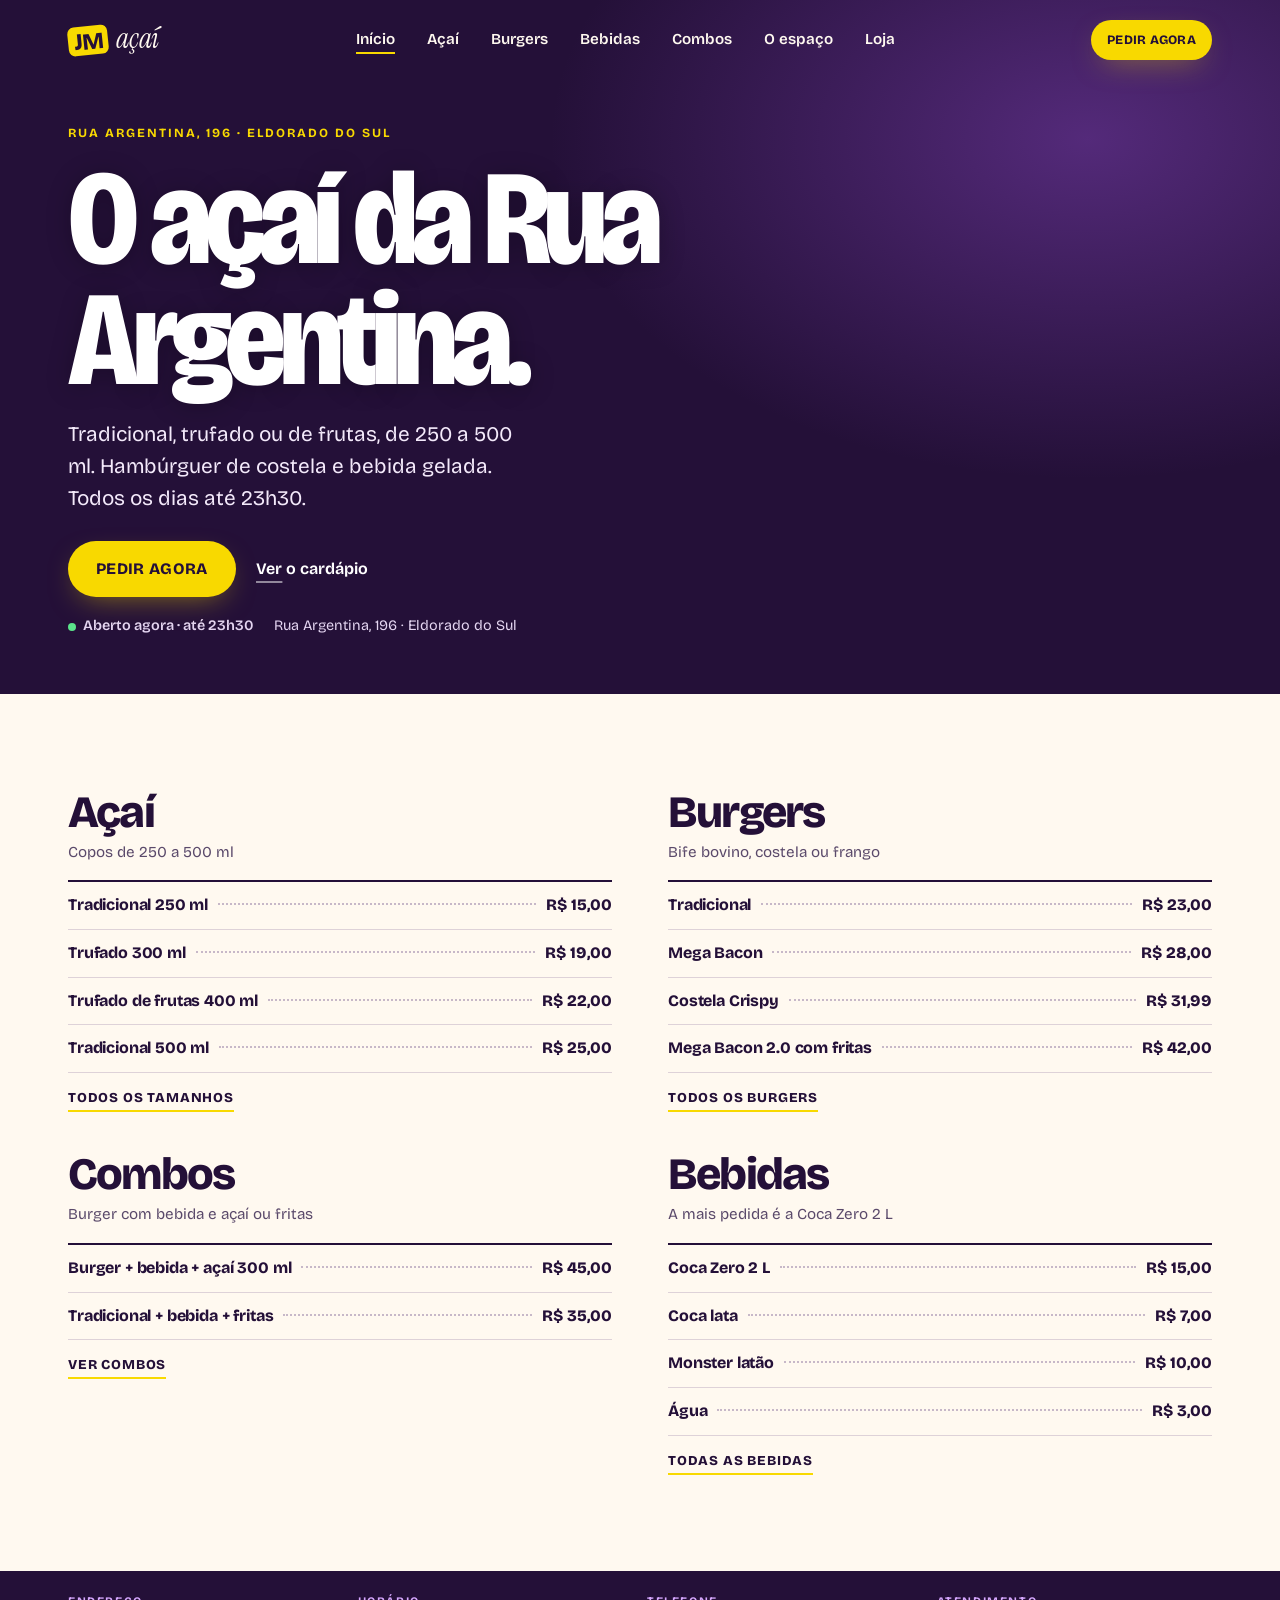
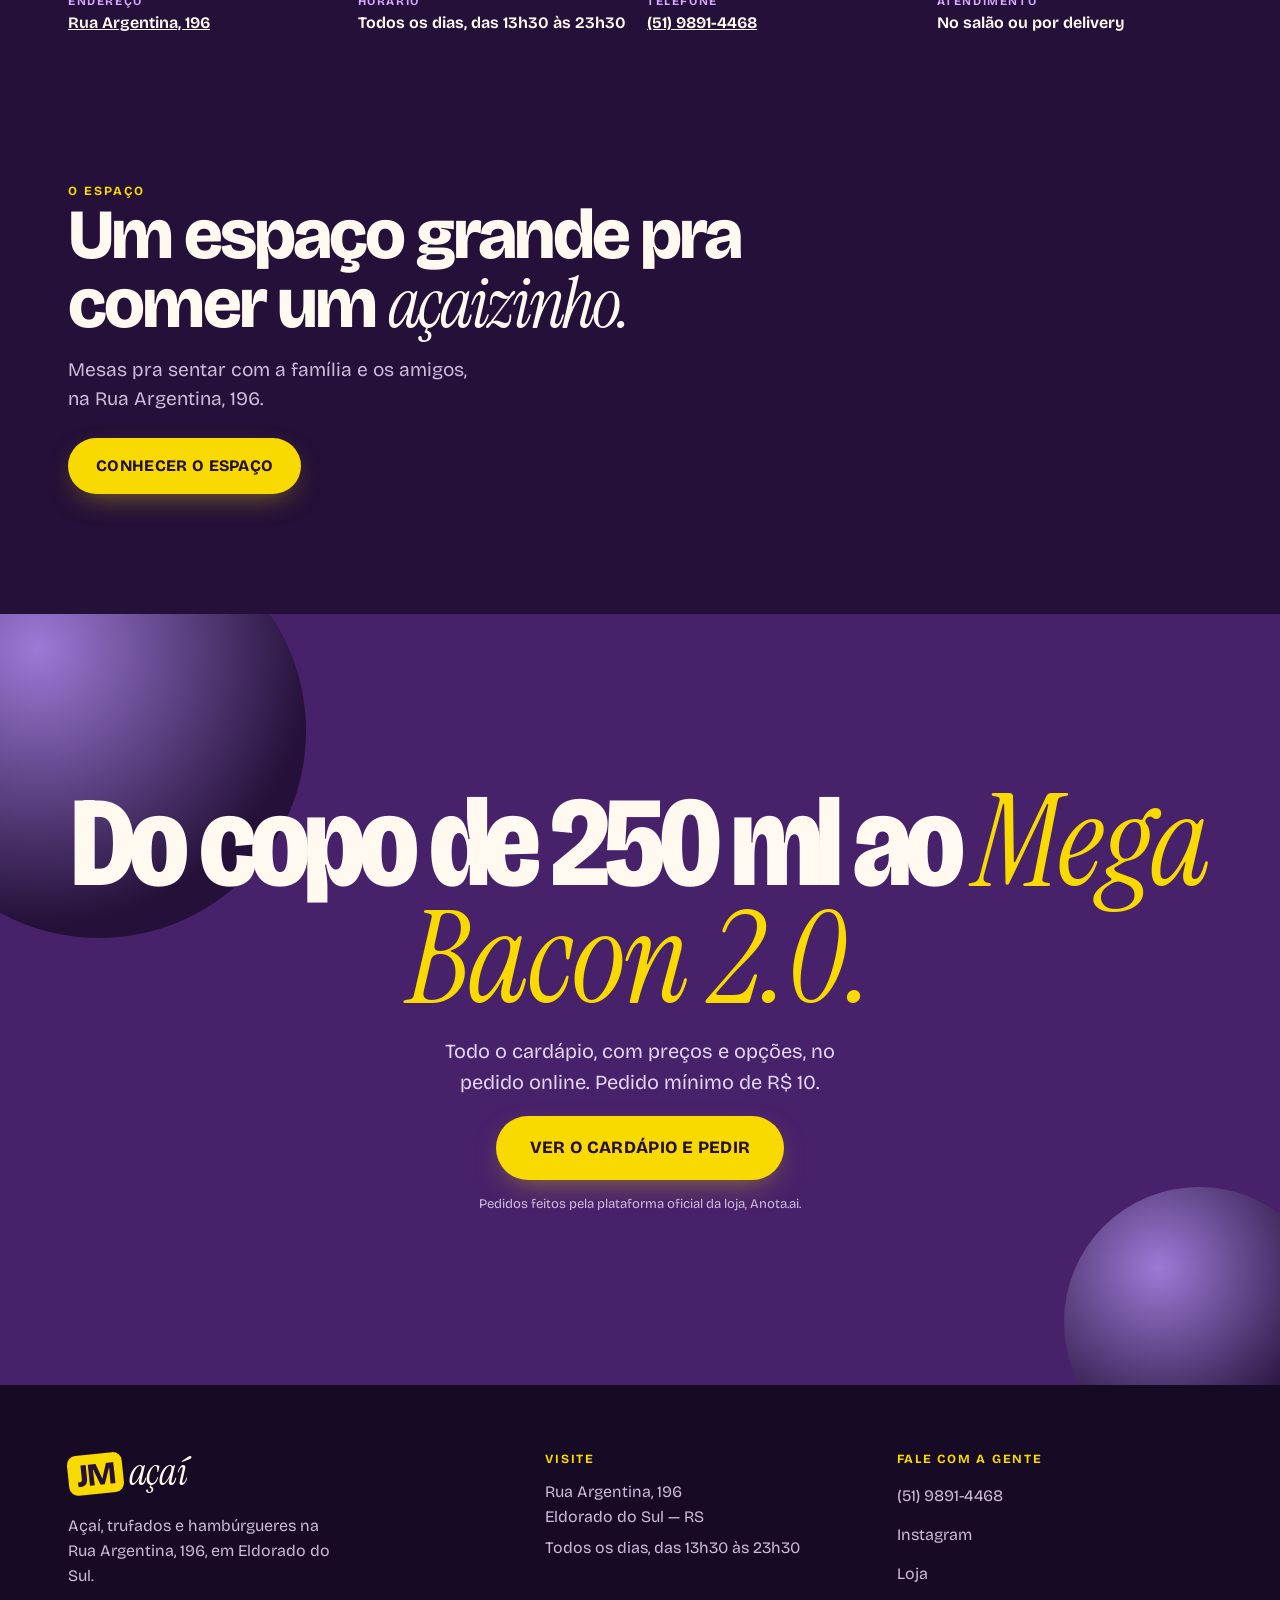
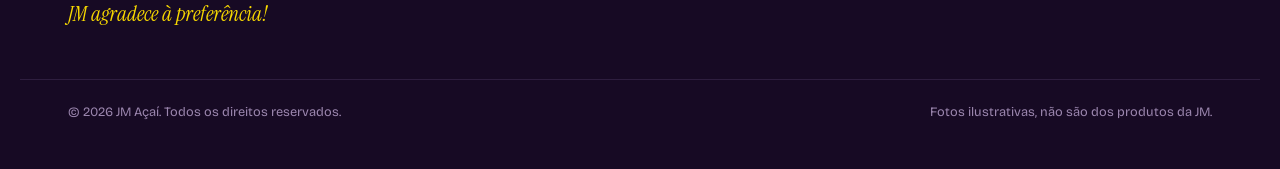
<file: index.html>
<!doctype html>
<html lang="pt-BR">
<head>
<meta charset="utf-8">
<meta name="viewport" content="width=device-width, initial-scale=1, viewport-fit=cover">
<title>JM Açaí | Açaí, Hambúrgueres e Delivery em Eldorado do Sul</title>
<meta name="description" content="Açaí tradicional, trufado e de frutas, hambúrgueres e bebidas geladas na Rua Argentina, 196, Eldorado do Sul. Delivery e salão, todos os dias.">
<meta name="theme-color" content="#241038">
<link rel="icon" href="assets/favicon.svg" type="image/svg+xml">
<meta property="og:type" content="website">
<meta property="og:locale" content="pt_BR">
<meta property="og:site_name" content="JM Açaí">
<meta property="og:title" content="JM Açaí | Açaí, Hambúrgueres e Delivery em Eldorado do Sul">
<meta property="og:description" content="Açaí tradicional, trufado e de frutas, hambúrgueres e bebidas geladas na Rua Argentina, 196, Eldorado do Sul. Delivery e salão, todos os dias.">
<meta property="og:image" content="assets/img/og.jpg">
<link rel="preconnect" href="https://fonts.googleapis.com">
<link rel="preconnect" href="https://fonts.gstatic.com" crossorigin>
<link rel="stylesheet" href="https://fonts.googleapis.com/css2?family=Bricolage+Grotesque:opsz,wght@12..96,400..800&family=Instrument+Serif:ital@0;1&display=swap">
<link rel="stylesheet" href="css/styles.css">
<link rel="stylesheet" href="css/paginas.css">
<script>document.documentElement.classList.add('js');setTimeout(function(){if(!window.JM_OK)document.documentElement.classList.remove('js')},2500)</script>
<script src="js/config.js" defer></script>
<script src="js/catalogo.js" defer></script>
<script src="js/main.js" defer></script>
</head>
<body class="pg">
<!-- Gerado por ferramentas/gerar_paginas.py. Edite o script, não este arquivo. -->
<svg width="0" height="0" style="position:absolute" aria-hidden="true"><symbol id="i-insta" viewBox="0 0 24 24"><rect x="3" y="3" width="18" height="18" rx="5" fill="none" stroke="currentColor" stroke-width="2"/><circle cx="12" cy="12" r="4" fill="none" stroke="currentColor" stroke-width="2"/><circle cx="17.4" cy="6.6" r="1.2" fill="currentColor"/></symbol></svg>
<a class="skip" href="#conteudo">Pular para o conteúdo</a>

<header class="header" data-header>
  <div class="header__inner">
    <a class="brand" href="index.html" aria-label="JM Açaí, página inicial"><span class="brand__jm">JM</span><span class="brand__acai">açaí</span></a>
    <nav class="nav" aria-label="Principal">
      <ul class="nav__list" id="menu" data-menu>
        <li><a href="index.html" class="nav__link" aria-current="page">Início</a></li><li><a href="acai.html" class="nav__link">Açaí</a></li><li><a href="burgers.html" class="nav__link">Burgers</a></li><li><a href="bebidas.html" class="nav__link">Bebidas</a></li><li><a href="combos.html" class="nav__link">Combos</a></li><li><a href="espaco.html" class="nav__link">O espaço</a></li><li><a href="loja.html" class="nav__link">Loja</a></li>
        <li class="nav__mobile-extra"><a class="btn btn--yellow btn--block" data-link="pedido" href="https://pedido.anota.ai/loja/jm-acai" target="_blank" rel="noopener">Fazer pedido<span class="sr"> (abre o cardápio oficial em nova aba)</span></a><p class="nav__note">Você vai para o cardápio oficial no Anota.ai.</p></li>
      </ul>
    </nav>
    <a class="btn btn--yellow btn--sm header__cta" data-link="pedido" href="https://pedido.anota.ai/loja/jm-acai" target="_blank" rel="noopener">Pedir agora<span class="sr"> (abre o cardápio oficial em nova aba)</span></a>
    <button class="burger-btn" type="button" aria-expanded="false" aria-controls="menu" data-menu-btn>
      <span class="sr" data-menu-label>Abrir menu</span><span class="burger-btn__bars" aria-hidden="true"><i></i><i></i></span>
    </button>
  </div>
</header>

<main id="conteudo">
<section class="pg-hero pg-hero--plain pg-hero--roxo">
  
  <div class="wrap pg-hero__inner">
    <p class="eyebrow">Rua Argentina, 196 · Eldorado do Sul</p>
    <h1>O açaí da Rua Argentina.</h1>
    <p class="pg-hero__sub">Tradicional, trufado ou de frutas, de 250 a 500 ml. Hambúrguer de costela e bebida gelada. Todos os dias até 23h30.</p>
    <div class="pg-hero__actions"><a class="btn btn--yellow btn--lg" data-link="pedido" href="https://pedido.anota.ai/loja/jm-acai" target="_blank" rel="noopener">Pedir agora<span class="sr"> (abre o cardápio oficial em nova aba)</span></a><a class="link-arrow" href="acai.html" style="color:#fff">Ver o cardápio</a></div>
    <p class="pg-hero__meta"><span class="status" data-status><span class="status__dot"></span><span data-status-text>Todos os dias, 13h30–23h30</span></span><span>Rua Argentina, 196 · Eldorado do Sul</span></p>
  </div>
</section>
<section class="blk blk--menu">
  <div class="wrap">
    <h2 class="sr">Cardápio em resumo</h2>
    <div class="menu4">
      <div class="menu4__col">
        <h3><a href="acai.html">Açaí</a></h3>
        <p class="menu4__sub">Copos de 250 a 500 ml</p>
        <ul class="plist "><li><span class="plist__name">Tradicional 250 ml</span><i></i><b data-price-opt="acai-copo|250 ml">R$ 15,00</b></li><li><span class="plist__name">Trufado 300 ml</span><i></i><b data-price-opt="acai-trufado|300 ml">R$ 19,00</b></li><li><span class="plist__name">Trufado de frutas 400 ml</span><i></i><b data-price-opt="trufado-frutas|400 ml · 4 cremes grátis">R$ 22,00</b></li><li><span class="plist__name">Tradicional 500 ml</span><i></i><b data-price-opt="acai-copo|500 ml">R$ 25,00</b></li></ul>
        <a class="menu4__more" href="acai.html">Todos os tamanhos</a>
      </div>
      <div class="menu4__col">
        <h3><a href="burgers.html">Burgers</a></h3>
        <p class="menu4__sub">Bife bovino, costela ou frango</p>
        <ul class="plist "><li><span class="plist__name">Tradicional</span><i></i><b data-price="burger-tradicional">R$ 23,00</b></li><li><span class="plist__name">Mega Bacon</span><i></i><b data-price="burger-mega-bacon">R$ 28,00</b></li><li><span class="plist__name">Costela Crispy</span><i></i><b data-price="burger-costela-crispy">R$ 31,99</b></li><li><span class="plist__name">Mega Bacon 2.0 com fritas</span><i></i><b data-price="burger-mega-bacon-2">R$ 42,00</b></li></ul>
        <a class="menu4__more" href="burgers.html">Todos os burgers</a>
      </div>
      <div class="menu4__col">
        <h3><a href="combos.html">Combos</a></h3>
        <p class="menu4__sub">Burger com bebida e açaí ou fritas</p>
        <ul class="plist "><li><span class="plist__name">Burger + bebida + açaí 300 ml</span><i></i><b data-price="combo-burger-acai">R$ 45,00</b></li><li><span class="plist__name">Tradicional + bebida + fritas</span><i></i><b data-price="combo-tradicional">R$ 35,00</b></li></ul>
        <a class="menu4__more" href="combos.html">Ver combos</a>
      </div>
      <div class="menu4__col">
        <h3><a href="bebidas.html">Bebidas</a></h3>
        <p class="menu4__sub">A mais pedida é a Coca Zero 2 L</p>
        <ul class="plist "><li><span class="plist__name">Coca Zero 2 L</span><i></i><b data-price="coca-zero-2l">R$ 15,00</b></li><li><span class="plist__name">Coca lata</span><i></i><b data-price="coca-lata">R$ 7,00</b></li><li><span class="plist__name">Monster latão</span><i></i><b data-price="monster">R$ 10,00</b></li><li><span class="plist__name">Água</span><i></i><b data-price="agua">R$ 3,00</b></li></ul>
        <a class="menu4__more" href="bebidas.html">Todas as bebidas</a>
      </div>
    </div>
  </div>
</section>
<section class="infobar">
  <dl class="wrap infobar__inner">
    <div><dt>Endereço</dt><dd><a data-link="maps" href="https://www.google.com/maps/search/?api=1&amp;query=JM+A%C3%A7a%C3%AD%2C+Rua+Argentina+196%2C+Eldorado+do+Sul+RS" target="_blank" rel="noopener">Rua Argentina, 196</a></dd></div>
    <div><dt>Horário</dt><dd data-jm="horario">Todos os dias, das 13h30 às 23h30</dd></div>
    <div><dt>Telefone</dt><dd><a data-link="tel" href="tel:+555198914468" data-jm="telefone">(51) 9891-4468</a></dd></div>
    <div><dt>Atendimento</dt><dd>No salão ou por delivery</dd></div>
  </dl>
</section>
<section class="blk blk--purple">
  <div class="wrap">
    <p class="eyebrow eyebrow--yellow">O espaço</p>
    <h2>Um espaço grande pra comer um <em>açaizinho.</em></h2>
    <p class="lead">Mesas pra sentar com a família e os amigos, na Rua Argentina, 196.</p>
    <p style="margin-top:24px"><a class="btn btn--yellow btn--lg" href="espaco.html">Conhecer o espaço</a></p>
  </div>
</section>
<section class="final" aria-labelledby="final-title">
  <div class="wrap final__inner">
    <h2 class="final__title" id="final-title">Do copo de 250 ml ao <em>Mega Bacon 2.0.</em></h2>
    <p class="final__text">Todo o cardápio, com preços e opções, no pedido online. Pedido mínimo de R$ 10.</p>
    <div><a class="btn btn--yellow btn--xl" data-link="pedido" href="https://pedido.anota.ai/loja/jm-acai" target="_blank" rel="noopener">Ver o cardápio e pedir<span class="sr"> (abre o cardápio oficial em nova aba)</span></a><p class="final__note">Pedidos feitos pela plataforma oficial da loja, Anota.ai.</p></div>
  </div>
</section>
</main>

<footer class="footer">
  <div class="wrap footer__grid">
    <div class="footer__brand">
      <a class="brand brand--lg" href="index.html" aria-label="JM Açaí, página inicial"><span class="brand__jm">JM</span><span class="brand__acai">açaí</span></a>
      <p>Açaí, trufados e hambúrgueres na Rua Argentina, 196, em Eldorado do Sul.</p>
      <p class="footer__sign">JM agradece à preferência!</p>
    </div>
    <div class="footer__col">
      <h3>Visite</h3>
      <p><span data-jm="rua">Rua Argentina, 196</span><br><span data-jm="cidade">Eldorado do Sul — RS</span></p>
      <p data-jm="horario">Todos os dias, das 13h30 às 23h30</p>
    </div>
    <div class="footer__col">
      <h3>Fale com a gente</h3>
      <p><a data-link="tel" href="tel:+555198914468"><span data-jm="telefone">(51) 9891-4468</span></a></p>
      <p><a data-link="instagram" href="https://www.instagram.com/jmacaieldoradodosul/" target="_blank" rel="noopener">Instagram</a></p>
      <p><a href="loja.html">Loja</a></p>
    </div>
  </div>
  <div class="wrap footer__bottom">
    <p>© <span data-year>2026</span> JM Açaí. Todos os direitos reservados.</p>
    <p class="footer__credits">Fotos ilustrativas, não são dos produtos da JM.</p>
  </div>
</footer>

<div class="orderbar" data-orderbar>
  <span class="orderbar__info"><span class="status status--bar" data-status="curto"><span class="status__dot"></span><span data-status-text>13h30–23h30</span></span></span>
  <a class="btn btn--yellow orderbar__btn" data-link="pedido" href="https://pedido.anota.ai/loja/jm-acai" target="_blank" rel="noopener" tabindex="-1">Pedir agora<span class="sr"> (abre o cardápio oficial em nova aba)</span></a>
</div>
</body>
</html>
</file>
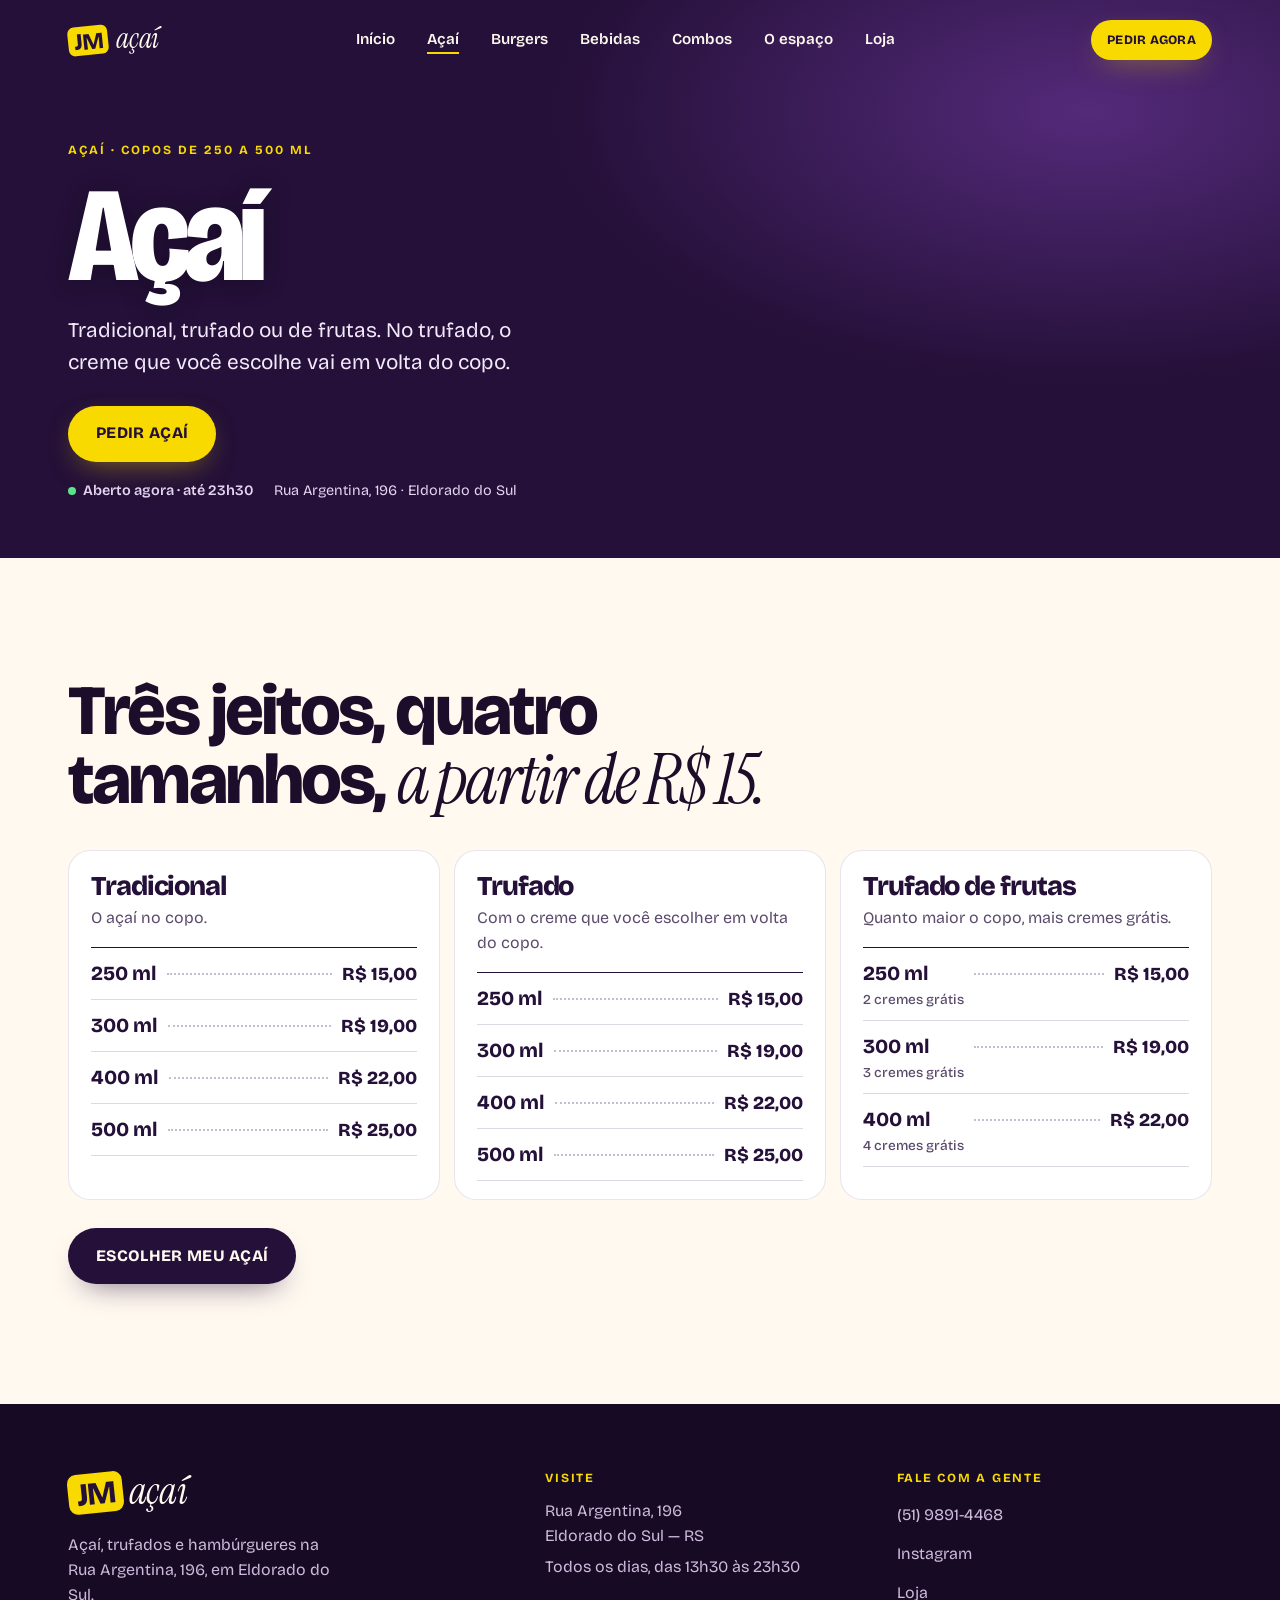
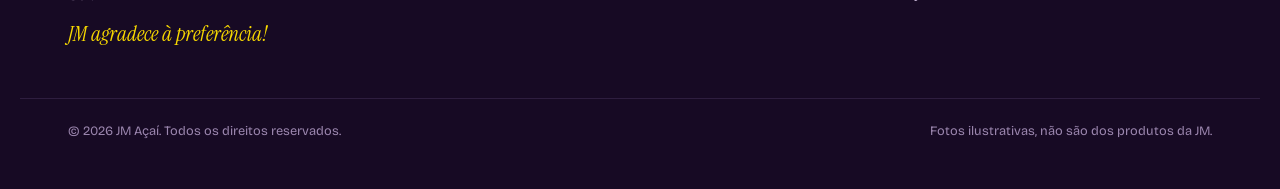
<file: acai.html>
<!doctype html>
<html lang="pt-BR">
<head>
<meta charset="utf-8">
<meta name="viewport" content="width=device-width, initial-scale=1, viewport-fit=cover">
<title>Açaí | JM Açaí, Eldorado do Sul</title>
<meta name="description" content="Açaí tradicional, trufado e de frutas em copos de 250 a 500 ml, a partir de R$ 15. Rua Argentina, 196, Eldorado do Sul.">
<meta name="theme-color" content="#241038">
<link rel="icon" href="assets/favicon.svg" type="image/svg+xml">
<meta property="og:type" content="website">
<meta property="og:locale" content="pt_BR">
<meta property="og:site_name" content="JM Açaí">
<meta property="og:title" content="Açaí | JM Açaí, Eldorado do Sul">
<meta property="og:description" content="Açaí tradicional, trufado e de frutas em copos de 250 a 500 ml, a partir de R$ 15. Rua Argentina, 196, Eldorado do Sul.">
<meta property="og:image" content="assets/img/og.jpg">
<link rel="preconnect" href="https://fonts.googleapis.com">
<link rel="preconnect" href="https://fonts.gstatic.com" crossorigin>
<link rel="stylesheet" href="https://fonts.googleapis.com/css2?family=Bricolage+Grotesque:opsz,wght@12..96,400..800&family=Instrument+Serif:ital@0;1&display=swap">
<link rel="stylesheet" href="css/styles.css">
<link rel="stylesheet" href="css/paginas.css">
<script>document.documentElement.classList.add('js');setTimeout(function(){if(!window.JM_OK)document.documentElement.classList.remove('js')},2500)</script>
<script src="js/config.js" defer></script>
<script src="js/catalogo.js" defer></script>
<script src="js/main.js" defer></script>
</head>
<body class="pg">
<!-- Gerado por ferramentas/gerar_paginas.py. Edite o script, não este arquivo. -->
<svg width="0" height="0" style="position:absolute" aria-hidden="true"><symbol id="i-insta" viewBox="0 0 24 24"><rect x="3" y="3" width="18" height="18" rx="5" fill="none" stroke="currentColor" stroke-width="2"/><circle cx="12" cy="12" r="4" fill="none" stroke="currentColor" stroke-width="2"/><circle cx="17.4" cy="6.6" r="1.2" fill="currentColor"/></symbol></svg>
<a class="skip" href="#conteudo">Pular para o conteúdo</a>

<header class="header" data-header>
  <div class="header__inner">
    <a class="brand" href="index.html" aria-label="JM Açaí, página inicial"><span class="brand__jm">JM</span><span class="brand__acai">açaí</span></a>
    <nav class="nav" aria-label="Principal">
      <ul class="nav__list" id="menu" data-menu>
        <li><a href="index.html" class="nav__link">Início</a></li><li><a href="acai.html" class="nav__link" aria-current="page">Açaí</a></li><li><a href="burgers.html" class="nav__link">Burgers</a></li><li><a href="bebidas.html" class="nav__link">Bebidas</a></li><li><a href="combos.html" class="nav__link">Combos</a></li><li><a href="espaco.html" class="nav__link">O espaço</a></li><li><a href="loja.html" class="nav__link">Loja</a></li>
        <li class="nav__mobile-extra"><a class="btn btn--yellow btn--block" data-link="pedido" href="https://pedido.anota.ai/loja/jm-acai" target="_blank" rel="noopener">Fazer pedido<span class="sr"> (abre o cardápio oficial em nova aba)</span></a><p class="nav__note">Você vai para o cardápio oficial no Anota.ai.</p></li>
      </ul>
    </nav>
    <a class="btn btn--yellow btn--sm header__cta" data-link="pedido" href="https://pedido.anota.ai/loja/jm-acai" target="_blank" rel="noopener">Pedir agora<span class="sr"> (abre o cardápio oficial em nova aba)</span></a>
    <button class="burger-btn" type="button" aria-expanded="false" aria-controls="menu" data-menu-btn>
      <span class="sr" data-menu-label>Abrir menu</span><span class="burger-btn__bars" aria-hidden="true"><i></i><i></i></span>
    </button>
  </div>
</header>

<main id="conteudo">
<section class="pg-hero pg-hero--plain pg-hero--roxo">
  
  <div class="wrap pg-hero__inner">
    <p class="eyebrow">Açaí · copos de 250 a 500 ml</p>
    <h1>Açaí</h1>
    <p class="pg-hero__sub">Tradicional, trufado ou de frutas. No trufado, o creme que você escolhe vai em volta do copo.</p>
    <div class="pg-hero__actions"><a class="btn btn--yellow btn--lg" data-link="pedido" href="https://pedido.anota.ai/loja/jm-acai" target="_blank" rel="noopener">Pedir açaí<span class="sr"> (abre o cardápio oficial em nova aba)</span></a></div>
    <p class="pg-hero__meta"><span class="status" data-status><span class="status__dot"></span><span data-status-text>Todos os dias, 13h30–23h30</span></span><span>Rua Argentina, 196 · Eldorado do Sul</span></p>
  </div>
</section>
<section class="blk">
  <div class="wrap">
    <h2>Três jeitos, quatro tamanhos, <em>a partir de R$ 15.</em></h2>
    <div class="tiers"><article class="tier"><div class="tier__body"><h3>Tradicional</h3><p>O açaí no copo.</p><ul class="plist "><li><span class="plist__name">250 ml</span><i></i><b data-price-opt="acai-copo|250 ml">R$ 15,00</b></li><li><span class="plist__name">300 ml</span><i></i><b data-price-opt="acai-copo|300 ml">R$ 19,00</b></li><li><span class="plist__name">400 ml</span><i></i><b data-price-opt="acai-copo|400 ml">R$ 22,00</b></li><li><span class="plist__name">500 ml</span><i></i><b data-price-opt="acai-copo|500 ml">R$ 25,00</b></li></ul></div></article><article class="tier"><div class="tier__body"><h3>Trufado</h3><p>Com o creme que você escolher em volta do copo.</p><ul class="plist "><li><span class="plist__name">250 ml</span><i></i><b data-price-opt="acai-trufado|250 ml">R$ 15,00</b></li><li><span class="plist__name">300 ml</span><i></i><b data-price-opt="acai-trufado|300 ml">R$ 19,00</b></li><li><span class="plist__name">400 ml</span><i></i><b data-price-opt="acai-trufado|400 ml">R$ 22,00</b></li><li><span class="plist__name">500 ml</span><i></i><b data-price-opt="acai-trufado|500 ml">R$ 25,00</b></li></ul></div></article><article class="tier"><div class="tier__body"><h3>Trufado de frutas</h3><p>Quanto maior o copo, mais cremes grátis.</p><ul class="plist "><li><span class="plist__name">250 ml <small>2 cremes grátis</small></span><i></i><b data-price-opt="trufado-frutas|250 ml · 2 cremes grátis">R$ 15,00</b></li><li><span class="plist__name">300 ml <small>3 cremes grátis</small></span><i></i><b data-price-opt="trufado-frutas|300 ml · 3 cremes grátis">R$ 19,00</b></li><li><span class="plist__name">400 ml <small>4 cremes grátis</small></span><i></i><b data-price-opt="trufado-frutas|400 ml · 4 cremes grátis">R$ 22,00</b></li></ul></div></article></div>
    <p style="margin-top:28px"><a class="btn btn--purple btn--lg" data-link="pedido" href="https://pedido.anota.ai/loja/jm-acai" target="_blank" rel="noopener">Escolher meu açaí<span class="sr"> (abre o cardápio oficial em nova aba)</span></a></p>
  </div>
</section>

</main>

<footer class="footer">
  <div class="wrap footer__grid">
    <div class="footer__brand">
      <a class="brand brand--lg" href="index.html" aria-label="JM Açaí, página inicial"><span class="brand__jm">JM</span><span class="brand__acai">açaí</span></a>
      <p>Açaí, trufados e hambúrgueres na Rua Argentina, 196, em Eldorado do Sul.</p>
      <p class="footer__sign">JM agradece à preferência!</p>
    </div>
    <div class="footer__col">
      <h3>Visite</h3>
      <p><span data-jm="rua">Rua Argentina, 196</span><br><span data-jm="cidade">Eldorado do Sul — RS</span></p>
      <p data-jm="horario">Todos os dias, das 13h30 às 23h30</p>
    </div>
    <div class="footer__col">
      <h3>Fale com a gente</h3>
      <p><a data-link="tel" href="tel:+555198914468"><span data-jm="telefone">(51) 9891-4468</span></a></p>
      <p><a data-link="instagram" href="https://www.instagram.com/jmacaieldoradodosul/" target="_blank" rel="noopener">Instagram</a></p>
      <p><a href="loja.html">Loja</a></p>
    </div>
  </div>
  <div class="wrap footer__bottom">
    <p>© <span data-year>2026</span> JM Açaí. Todos os direitos reservados.</p>
    <p class="footer__credits">Fotos ilustrativas, não são dos produtos da JM.</p>
  </div>
</footer>

<div class="orderbar" data-orderbar>
  <span class="orderbar__info"><span class="status status--bar" data-status="curto"><span class="status__dot"></span><span data-status-text>13h30–23h30</span></span></span>
  <a class="btn btn--yellow orderbar__btn" data-link="pedido" href="https://pedido.anota.ai/loja/jm-acai" target="_blank" rel="noopener" tabindex="-1">Pedir agora<span class="sr"> (abre o cardápio oficial em nova aba)</span></a>
</div>
</body>
</html>
</file>
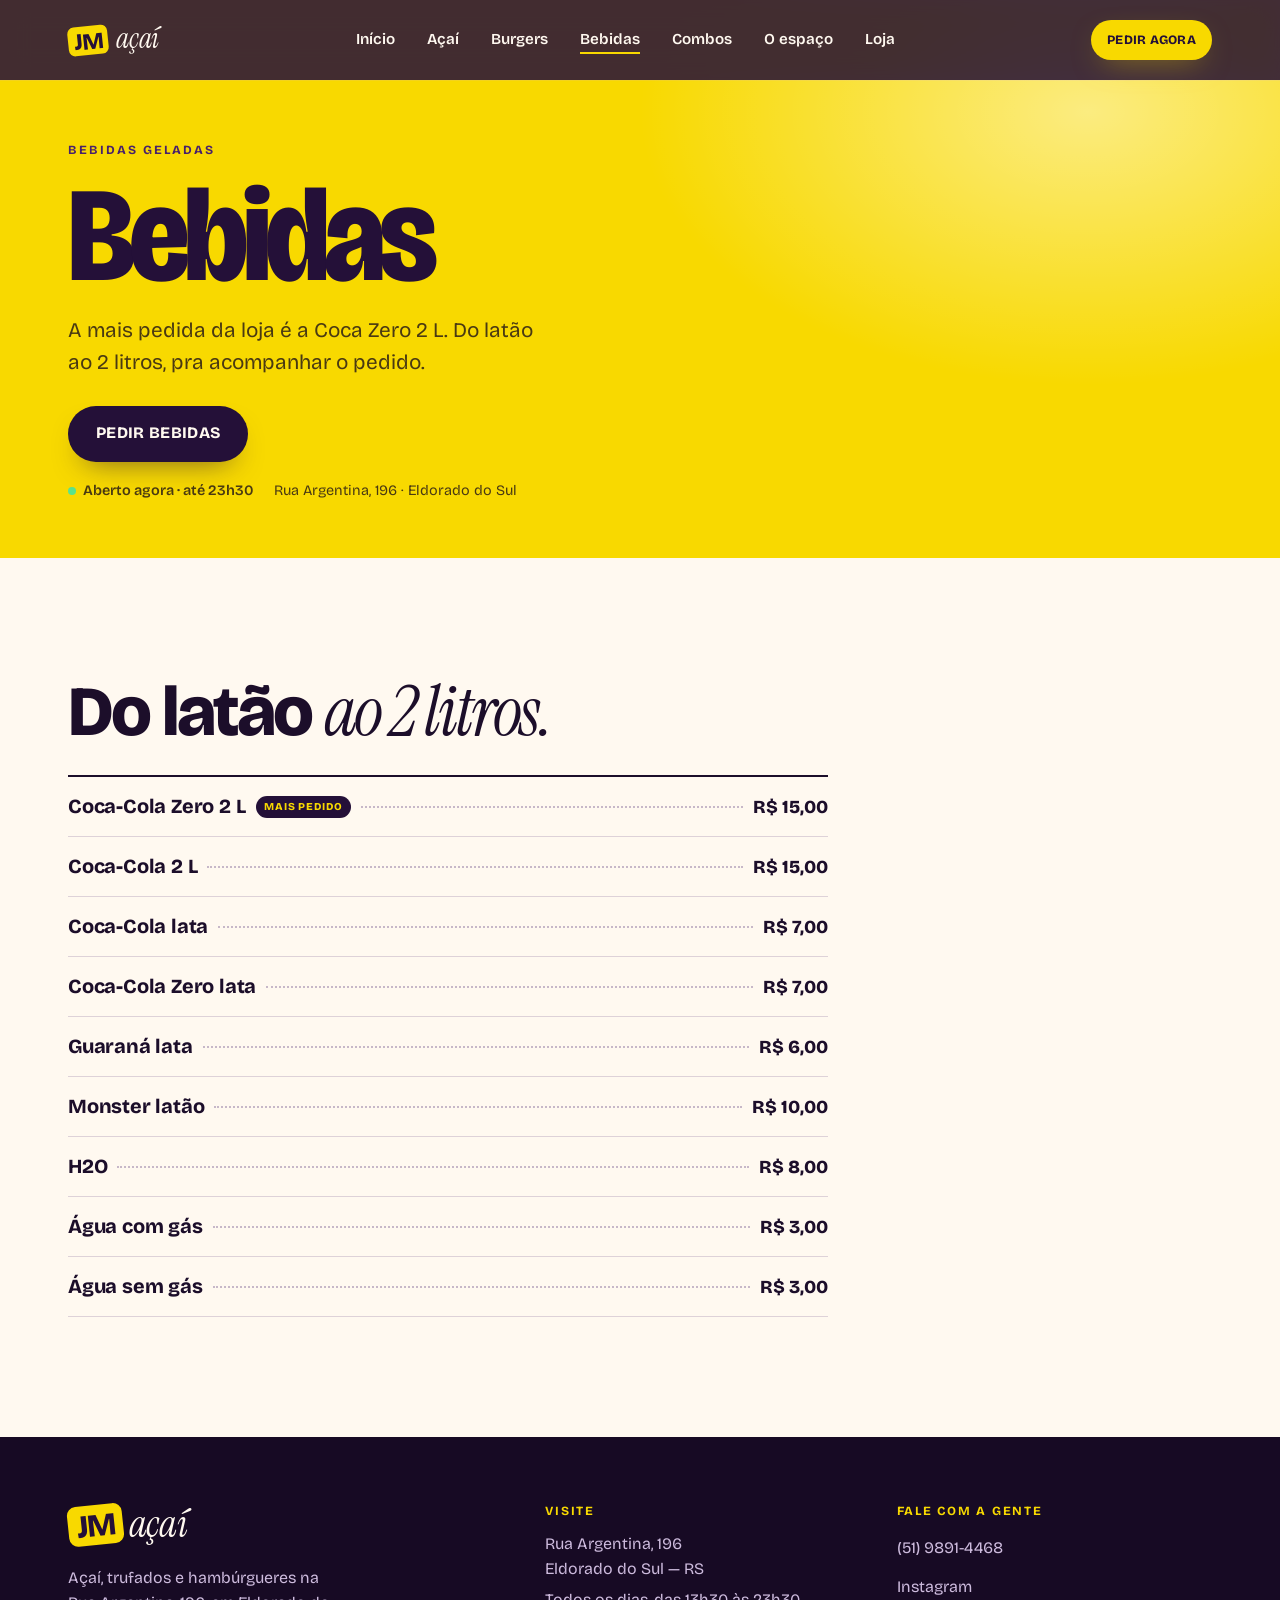
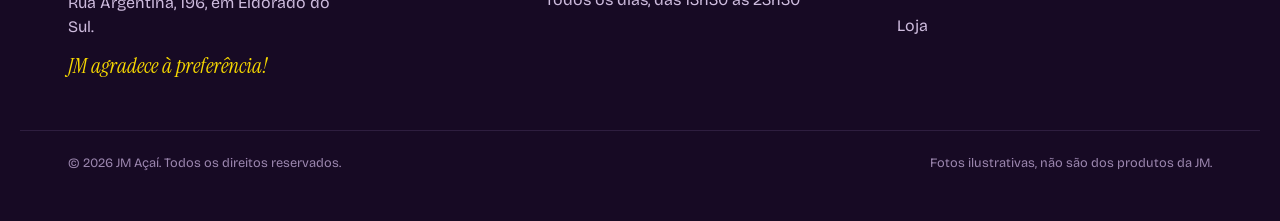
<file: bebidas.html>
<!doctype html>
<html lang="pt-BR">
<head>
<meta charset="utf-8">
<meta name="viewport" content="width=device-width, initial-scale=1, viewport-fit=cover">
<title>Bebidas geladas | JM Açaí, Eldorado do Sul</title>
<meta name="description" content="Coca-Cola 2 L e lata, Guaraná, Monster, H2O e água. A mais pedida é a Coca Zero 2 L.">
<meta name="theme-color" content="#241038">
<link rel="icon" href="assets/favicon.svg" type="image/svg+xml">
<meta property="og:type" content="website">
<meta property="og:locale" content="pt_BR">
<meta property="og:site_name" content="JM Açaí">
<meta property="og:title" content="Bebidas geladas | JM Açaí, Eldorado do Sul">
<meta property="og:description" content="Coca-Cola 2 L e lata, Guaraná, Monster, H2O e água. A mais pedida é a Coca Zero 2 L.">
<meta property="og:image" content="assets/img/og.jpg">
<link rel="preconnect" href="https://fonts.googleapis.com">
<link rel="preconnect" href="https://fonts.gstatic.com" crossorigin>
<link rel="stylesheet" href="https://fonts.googleapis.com/css2?family=Bricolage+Grotesque:opsz,wght@12..96,400..800&family=Instrument+Serif:ital@0;1&display=swap">
<link rel="stylesheet" href="css/styles.css">
<link rel="stylesheet" href="css/paginas.css">
<script>document.documentElement.classList.add('js');setTimeout(function(){if(!window.JM_OK)document.documentElement.classList.remove('js')},2500)</script>
<script src="js/config.js" defer></script>
<script src="js/catalogo.js" defer></script>
<script src="js/main.js" defer></script>
</head>
<body class="pg pg--solid">
<!-- Gerado por ferramentas/gerar_paginas.py. Edite o script, não este arquivo. -->
<svg width="0" height="0" style="position:absolute" aria-hidden="true"><symbol id="i-insta" viewBox="0 0 24 24"><rect x="3" y="3" width="18" height="18" rx="5" fill="none" stroke="currentColor" stroke-width="2"/><circle cx="12" cy="12" r="4" fill="none" stroke="currentColor" stroke-width="2"/><circle cx="17.4" cy="6.6" r="1.2" fill="currentColor"/></symbol></svg>
<a class="skip" href="#conteudo">Pular para o conteúdo</a>

<header class="header" data-header>
  <div class="header__inner">
    <a class="brand" href="index.html" aria-label="JM Açaí, página inicial"><span class="brand__jm">JM</span><span class="brand__acai">açaí</span></a>
    <nav class="nav" aria-label="Principal">
      <ul class="nav__list" id="menu" data-menu>
        <li><a href="index.html" class="nav__link">Início</a></li><li><a href="acai.html" class="nav__link">Açaí</a></li><li><a href="burgers.html" class="nav__link">Burgers</a></li><li><a href="bebidas.html" class="nav__link" aria-current="page">Bebidas</a></li><li><a href="combos.html" class="nav__link">Combos</a></li><li><a href="espaco.html" class="nav__link">O espaço</a></li><li><a href="loja.html" class="nav__link">Loja</a></li>
        <li class="nav__mobile-extra"><a class="btn btn--yellow btn--block" data-link="pedido" href="https://pedido.anota.ai/loja/jm-acai" target="_blank" rel="noopener">Fazer pedido<span class="sr"> (abre o cardápio oficial em nova aba)</span></a><p class="nav__note">Você vai para o cardápio oficial no Anota.ai.</p></li>
      </ul>
    </nav>
    <a class="btn btn--yellow btn--sm header__cta" data-link="pedido" href="https://pedido.anota.ai/loja/jm-acai" target="_blank" rel="noopener">Pedir agora<span class="sr"> (abre o cardápio oficial em nova aba)</span></a>
    <button class="burger-btn" type="button" aria-expanded="false" aria-controls="menu" data-menu-btn>
      <span class="sr" data-menu-label>Abrir menu</span><span class="burger-btn__bars" aria-hidden="true"><i></i><i></i></span>
    </button>
  </div>
</header>

<main id="conteudo">
<section class="pg-hero pg-hero--short pg-hero--plain pg-hero--amarelo">
  
  <div class="wrap pg-hero__inner">
    <p class="eyebrow">Bebidas geladas</p>
    <h1>Bebidas</h1>
    <p class="pg-hero__sub">A mais pedida da loja é a Coca Zero 2 L. Do latão ao 2 litros, pra acompanhar o pedido.</p>
    <div class="pg-hero__actions"><a class="btn btn--purple btn--lg" data-link="pedido" href="https://pedido.anota.ai/loja/jm-acai" target="_blank" rel="noopener">Pedir bebidas<span class="sr"> (abre o cardápio oficial em nova aba)</span></a></div>
    <p class="pg-hero__meta"><span class="status" data-status><span class="status__dot"></span><span data-status-text>Todos os dias, 13h30–23h30</span></span><span>Rua Argentina, 196 · Eldorado do Sul</span></p>
  </div>
</section>
<section class="blk">
  <div class="wrap split split--rev">
    
    <div>
      <h2>Do latão <em>ao 2 litros.</em></h2>
      <ul class="plist "><li><span class="plist__name">Coca-Cola Zero 2 L <span class="chip">Mais pedido</span></span><i></i><b data-price="coca-zero-2l">R$ 15,00</b></li><li><span class="plist__name">Coca-Cola 2 L</span><i></i><b data-price="coca-2l">R$ 15,00</b></li><li><span class="plist__name">Coca-Cola lata</span><i></i><b data-price="coca-lata">R$ 7,00</b></li><li><span class="plist__name">Coca-Cola Zero lata</span><i></i><b data-price="coca-zero-lata">R$ 7,00</b></li><li><span class="plist__name">Guaraná lata</span><i></i><b data-price="guarana-lata">R$ 6,00</b></li><li><span class="plist__name">Monster latão</span><i></i><b data-price="monster">R$ 10,00</b></li><li><span class="plist__name">H2O</span><i></i><b data-price="h2o">R$ 8,00</b></li><li><span class="plist__name">Água com gás</span><i></i><b data-price="agua-gas">R$ 3,00</b></li><li><span class="plist__name">Água sem gás</span><i></i><b data-price="agua">R$ 3,00</b></li></ul>
    </div>
  </div>
</section>

</main>

<footer class="footer">
  <div class="wrap footer__grid">
    <div class="footer__brand">
      <a class="brand brand--lg" href="index.html" aria-label="JM Açaí, página inicial"><span class="brand__jm">JM</span><span class="brand__acai">açaí</span></a>
      <p>Açaí, trufados e hambúrgueres na Rua Argentina, 196, em Eldorado do Sul.</p>
      <p class="footer__sign">JM agradece à preferência!</p>
    </div>
    <div class="footer__col">
      <h3>Visite</h3>
      <p><span data-jm="rua">Rua Argentina, 196</span><br><span data-jm="cidade">Eldorado do Sul — RS</span></p>
      <p data-jm="horario">Todos os dias, das 13h30 às 23h30</p>
    </div>
    <div class="footer__col">
      <h3>Fale com a gente</h3>
      <p><a data-link="tel" href="tel:+555198914468"><span data-jm="telefone">(51) 9891-4468</span></a></p>
      <p><a data-link="instagram" href="https://www.instagram.com/jmacaieldoradodosul/" target="_blank" rel="noopener">Instagram</a></p>
      <p><a href="loja.html">Loja</a></p>
    </div>
  </div>
  <div class="wrap footer__bottom">
    <p>© <span data-year>2026</span> JM Açaí. Todos os direitos reservados.</p>
    <p class="footer__credits">Fotos ilustrativas, não são dos produtos da JM.</p>
  </div>
</footer>

<div class="orderbar" data-orderbar>
  <span class="orderbar__info"><span class="status status--bar" data-status="curto"><span class="status__dot"></span><span data-status-text>13h30–23h30</span></span></span>
  <a class="btn btn--yellow orderbar__btn" data-link="pedido" href="https://pedido.anota.ai/loja/jm-acai" target="_blank" rel="noopener" tabindex="-1">Pedir agora<span class="sr"> (abre o cardápio oficial em nova aba)</span></a>
</div>
</body>
</html>
</file>
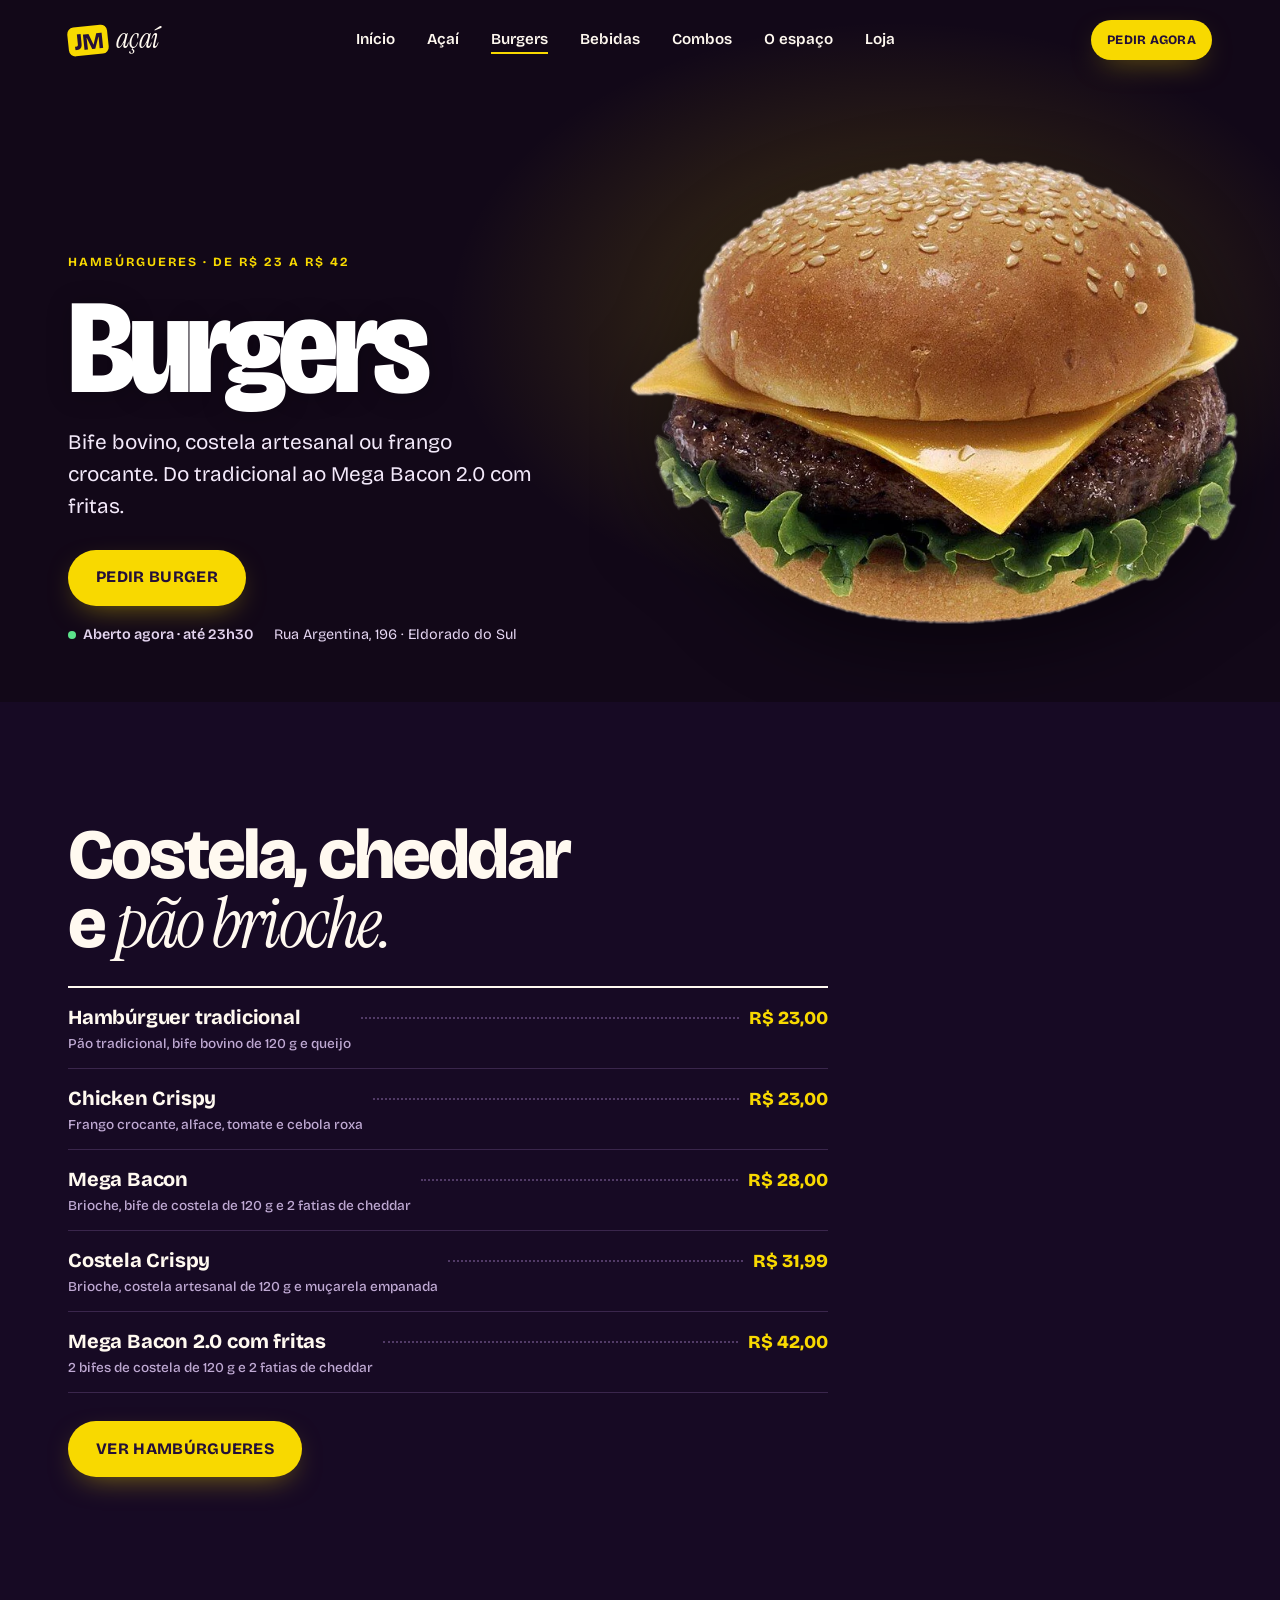
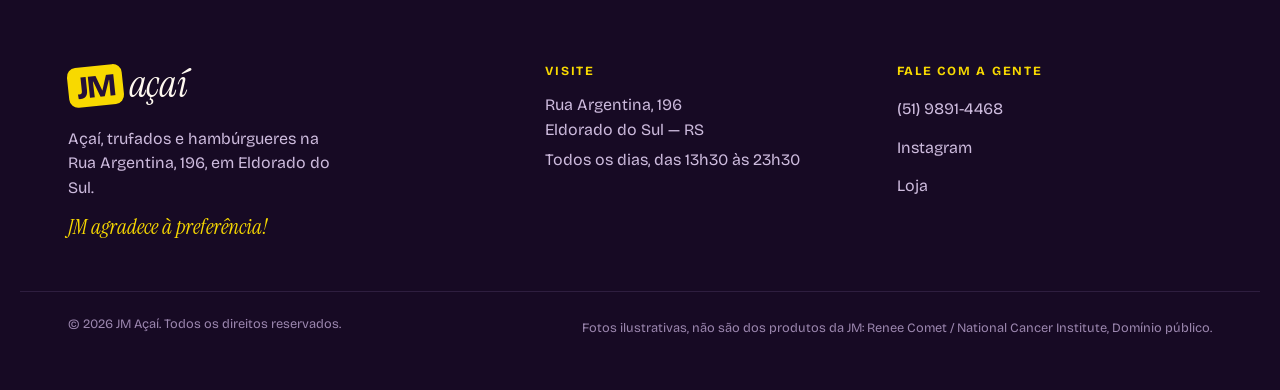
<file: burgers.html>
<!doctype html>
<html lang="pt-BR">
<head>
<meta charset="utf-8">
<meta name="viewport" content="width=device-width, initial-scale=1, viewport-fit=cover">
<title>Hambúrgueres | JM Açaí, Eldorado do Sul</title>
<meta name="description" content="Hambúrguer tradicional, Chicken Crispy, Mega Bacon, Costela Crispy e Mega Bacon 2.0. De R$ 23 a R$ 42.">
<meta name="theme-color" content="#241038">
<link rel="icon" href="assets/favicon.svg" type="image/svg+xml">
<meta property="og:type" content="website">
<meta property="og:locale" content="pt_BR">
<meta property="og:site_name" content="JM Açaí">
<meta property="og:title" content="Hambúrgueres | JM Açaí, Eldorado do Sul">
<meta property="og:description" content="Hambúrguer tradicional, Chicken Crispy, Mega Bacon, Costela Crispy e Mega Bacon 2.0. De R$ 23 a R$ 42.">
<meta property="og:image" content="assets/img/og.jpg">
<link rel="preconnect" href="https://fonts.googleapis.com">
<link rel="preconnect" href="https://fonts.gstatic.com" crossorigin>
<link rel="stylesheet" href="https://fonts.googleapis.com/css2?family=Bricolage+Grotesque:opsz,wght@12..96,400..800&family=Instrument+Serif:ital@0;1&display=swap">
<link rel="stylesheet" href="css/styles.css">
<link rel="stylesheet" href="css/paginas.css">
<script>document.documentElement.classList.add('js');setTimeout(function(){if(!window.JM_OK)document.documentElement.classList.remove('js')},2500)</script>
<script src="js/config.js" defer></script>
<script src="js/catalogo.js" defer></script>
<script src="js/main.js" defer></script>
</head>
<body class="pg">
<!-- Gerado por ferramentas/gerar_paginas.py. Edite o script, não este arquivo. -->
<svg width="0" height="0" style="position:absolute" aria-hidden="true"><symbol id="i-insta" viewBox="0 0 24 24"><rect x="3" y="3" width="18" height="18" rx="5" fill="none" stroke="currentColor" stroke-width="2"/><circle cx="12" cy="12" r="4" fill="none" stroke="currentColor" stroke-width="2"/><circle cx="17.4" cy="6.6" r="1.2" fill="currentColor"/></symbol></svg>
<a class="skip" href="#conteudo">Pular para o conteúdo</a>

<header class="header" data-header>
  <div class="header__inner">
    <a class="brand" href="index.html" aria-label="JM Açaí, página inicial"><span class="brand__jm">JM</span><span class="brand__acai">açaí</span></a>
    <nav class="nav" aria-label="Principal">
      <ul class="nav__list" id="menu" data-menu>
        <li><a href="index.html" class="nav__link">Início</a></li><li><a href="acai.html" class="nav__link">Açaí</a></li><li><a href="burgers.html" class="nav__link" aria-current="page">Burgers</a></li><li><a href="bebidas.html" class="nav__link">Bebidas</a></li><li><a href="combos.html" class="nav__link">Combos</a></li><li><a href="espaco.html" class="nav__link">O espaço</a></li><li><a href="loja.html" class="nav__link">Loja</a></li>
        <li class="nav__mobile-extra"><a class="btn btn--yellow btn--block" data-link="pedido" href="https://pedido.anota.ai/loja/jm-acai" target="_blank" rel="noopener">Fazer pedido<span class="sr"> (abre o cardápio oficial em nova aba)</span></a><p class="nav__note">Você vai para o cardápio oficial no Anota.ai.</p></li>
      </ul>
    </nav>
    <a class="btn btn--yellow btn--sm header__cta" data-link="pedido" href="https://pedido.anota.ai/loja/jm-acai" target="_blank" rel="noopener">Pedir agora<span class="sr"> (abre o cardápio oficial em nova aba)</span></a>
    <button class="burger-btn" type="button" aria-expanded="false" aria-controls="menu" data-menu-btn>
      <span class="sr" data-menu-label>Abrir menu</span><span class="burger-btn__bars" aria-hidden="true"><i></i><i></i></span>
    </button>
  </div>
</header>

<main id="conteudo">
<section class="pg-hero pg-hero--cutout">
  <div class="ph ph--cutout "><img src="assets/img/burger.webp" alt="Hambúrguer com queijo" width="766" height="587" fetchpriority="high" decoding="async"></div>
  <div class="wrap pg-hero__inner">
    <p class="eyebrow">Hambúrgueres · de R$ 23 a R$ 42</p>
    <h1>Burgers</h1>
    <p class="pg-hero__sub">Bife bovino, costela artesanal ou frango crocante. Do tradicional ao Mega Bacon 2.0 com fritas.</p>
    <div class="pg-hero__actions"><a class="btn btn--yellow btn--lg" data-link="pedido" href="https://pedido.anota.ai/loja/jm-acai" target="_blank" rel="noopener">Pedir burger<span class="sr"> (abre o cardápio oficial em nova aba)</span></a></div>
    <p class="pg-hero__meta"><span class="status" data-status><span class="status__dot"></span><span data-status-text>Todos os dias, 13h30–23h30</span></span><span>Rua Argentina, 196 · Eldorado do Sul</span></p>
  </div>
</section>
<section class="blk blk--dark">
  <div class="wrap split">
    <div>
      <h2>Costela, cheddar e <em>pão brioche.</em></h2>
      <ul class="plist "><li><span class="plist__name">Hambúrguer tradicional <small>Pão tradicional, bife bovino de 120 g e queijo</small></span><i></i><b data-price="burger-tradicional">R$ 23,00</b></li><li><span class="plist__name">Chicken Crispy <small>Frango crocante, alface, tomate e cebola roxa</small></span><i></i><b data-price="burger-chicken-crispy">R$ 23,00</b></li><li><span class="plist__name">Mega Bacon <small>Brioche, bife de costela de 120 g e 2 fatias de cheddar</small></span><i></i><b data-price="burger-mega-bacon">R$ 28,00</b></li><li><span class="plist__name">Costela Crispy <small>Brioche, costela artesanal de 120 g e muçarela empanada</small></span><i></i><b data-price="burger-costela-crispy">R$ 31,99</b></li><li><span class="plist__name">Mega Bacon 2.0 com fritas <small>2 bifes de costela de 120 g e 2 fatias de cheddar</small></span><i></i><b data-price="burger-mega-bacon-2">R$ 42,00</b></li></ul>
      <p style="margin-top:28px"><a class="btn btn--yellow btn--lg" data-link="pedido" href="https://pedido.anota.ai/loja/jm-acai" target="_blank" rel="noopener">Ver hambúrgueres<span class="sr"> (abre o cardápio oficial em nova aba)</span></a></p>
    </div>
    
  </div>
</section>

</main>

<footer class="footer">
  <div class="wrap footer__grid">
    <div class="footer__brand">
      <a class="brand brand--lg" href="index.html" aria-label="JM Açaí, página inicial"><span class="brand__jm">JM</span><span class="brand__acai">açaí</span></a>
      <p>Açaí, trufados e hambúrgueres na Rua Argentina, 196, em Eldorado do Sul.</p>
      <p class="footer__sign">JM agradece à preferência!</p>
    </div>
    <div class="footer__col">
      <h3>Visite</h3>
      <p><span data-jm="rua">Rua Argentina, 196</span><br><span data-jm="cidade">Eldorado do Sul — RS</span></p>
      <p data-jm="horario">Todos os dias, das 13h30 às 23h30</p>
    </div>
    <div class="footer__col">
      <h3>Fale com a gente</h3>
      <p><a data-link="tel" href="tel:+555198914468"><span data-jm="telefone">(51) 9891-4468</span></a></p>
      <p><a data-link="instagram" href="https://www.instagram.com/jmacaieldoradodosul/" target="_blank" rel="noopener">Instagram</a></p>
      <p><a href="loja.html">Loja</a></p>
    </div>
  </div>
  <div class="wrap footer__bottom">
    <p>© <span data-year>2026</span> JM Açaí. Todos os direitos reservados.</p>
    <p class="footer__credits">Fotos ilustrativas, não são dos produtos da JM: Renee Comet / National Cancer Institute, <a href="https://commons.wikimedia.org/wiki/File:Cheeseburger.jpg" rel="noopener">Domínio público</a>.</p>
  </div>
</footer>

<div class="orderbar" data-orderbar>
  <span class="orderbar__info"><span class="status status--bar" data-status="curto"><span class="status__dot"></span><span data-status-text>13h30–23h30</span></span></span>
  <a class="btn btn--yellow orderbar__btn" data-link="pedido" href="https://pedido.anota.ai/loja/jm-acai" target="_blank" rel="noopener" tabindex="-1">Pedir agora<span class="sr"> (abre o cardápio oficial em nova aba)</span></a>
</div>
</body>
</html>
</file>
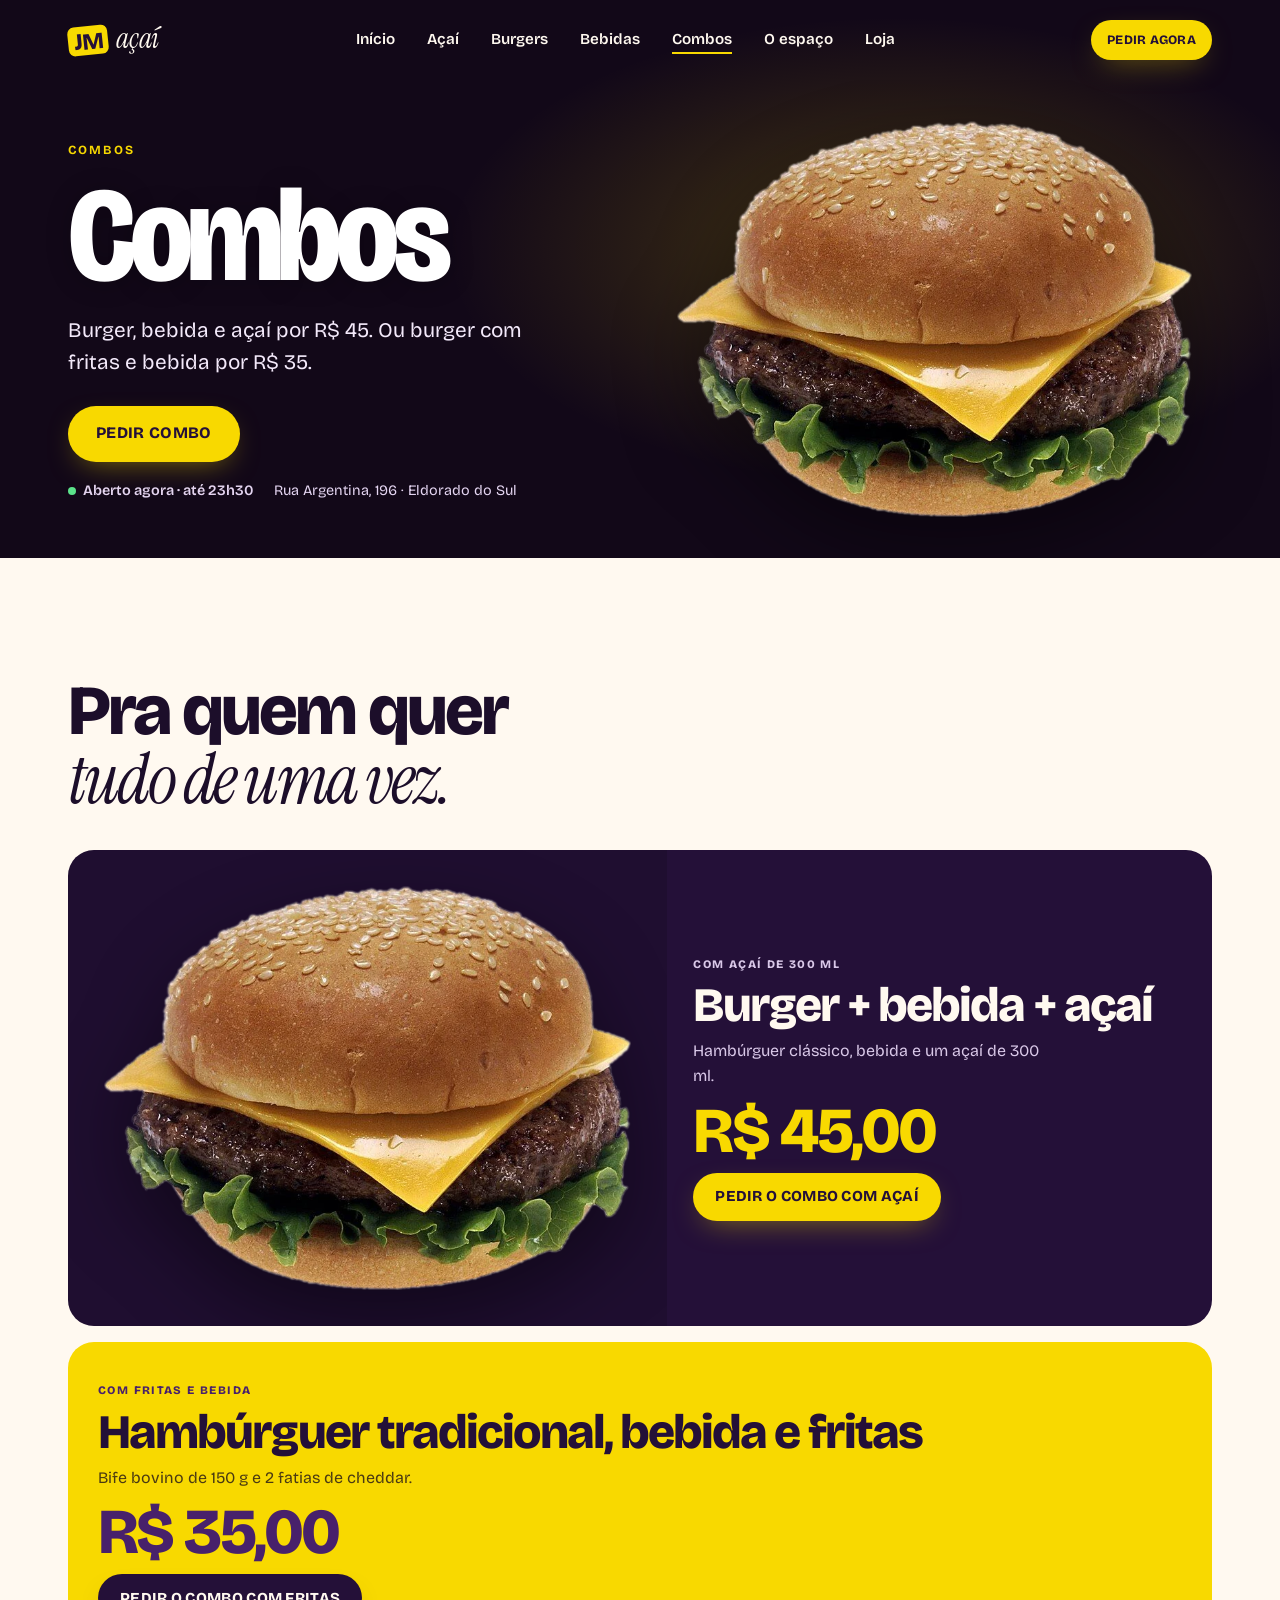
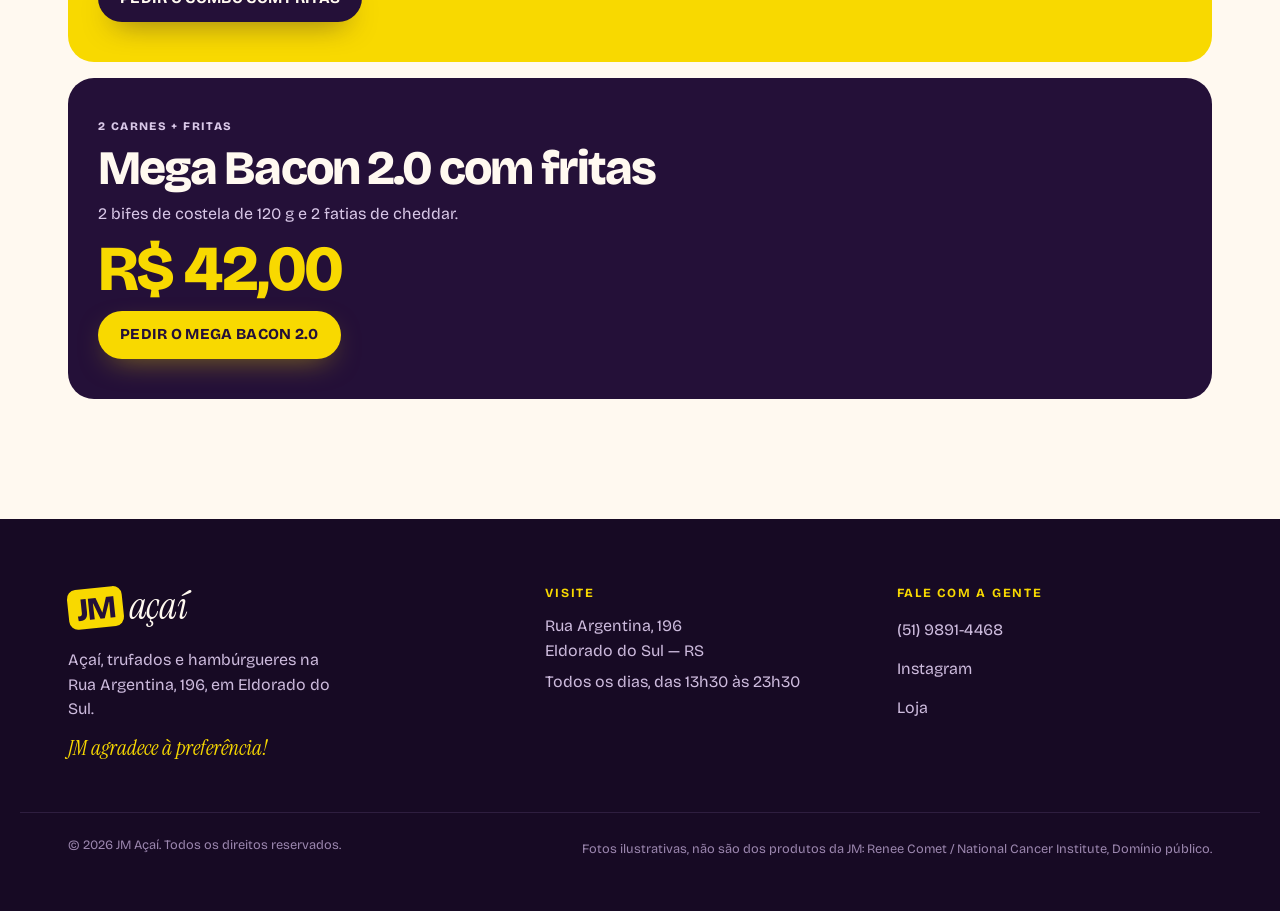
<file: combos.html>
<!doctype html>
<html lang="pt-BR">
<head>
<meta charset="utf-8">
<meta name="viewport" content="width=device-width, initial-scale=1, viewport-fit=cover">
<title>Combos | JM Açaí, Eldorado do Sul</title>
<meta name="description" content="Burger + bebida + açaí 300 ml por R$ 45. Combo tradicional com fritas e bebida por R$ 35.">
<meta name="theme-color" content="#241038">
<link rel="icon" href="assets/favicon.svg" type="image/svg+xml">
<meta property="og:type" content="website">
<meta property="og:locale" content="pt_BR">
<meta property="og:site_name" content="JM Açaí">
<meta property="og:title" content="Combos | JM Açaí, Eldorado do Sul">
<meta property="og:description" content="Burger + bebida + açaí 300 ml por R$ 45. Combo tradicional com fritas e bebida por R$ 35.">
<meta property="og:image" content="assets/img/og.jpg">
<link rel="preconnect" href="https://fonts.googleapis.com">
<link rel="preconnect" href="https://fonts.gstatic.com" crossorigin>
<link rel="stylesheet" href="https://fonts.googleapis.com/css2?family=Bricolage+Grotesque:opsz,wght@12..96,400..800&family=Instrument+Serif:ital@0;1&display=swap">
<link rel="stylesheet" href="css/styles.css">
<link rel="stylesheet" href="css/paginas.css">
<script>document.documentElement.classList.add('js');setTimeout(function(){if(!window.JM_OK)document.documentElement.classList.remove('js')},2500)</script>
<script src="js/config.js" defer></script>
<script src="js/catalogo.js" defer></script>
<script src="js/main.js" defer></script>
</head>
<body class="pg">
<!-- Gerado por ferramentas/gerar_paginas.py. Edite o script, não este arquivo. -->
<svg width="0" height="0" style="position:absolute" aria-hidden="true"><symbol id="i-insta" viewBox="0 0 24 24"><rect x="3" y="3" width="18" height="18" rx="5" fill="none" stroke="currentColor" stroke-width="2"/><circle cx="12" cy="12" r="4" fill="none" stroke="currentColor" stroke-width="2"/><circle cx="17.4" cy="6.6" r="1.2" fill="currentColor"/></symbol></svg>
<a class="skip" href="#conteudo">Pular para o conteúdo</a>

<header class="header" data-header>
  <div class="header__inner">
    <a class="brand" href="index.html" aria-label="JM Açaí, página inicial"><span class="brand__jm">JM</span><span class="brand__acai">açaí</span></a>
    <nav class="nav" aria-label="Principal">
      <ul class="nav__list" id="menu" data-menu>
        <li><a href="index.html" class="nav__link">Início</a></li><li><a href="acai.html" class="nav__link">Açaí</a></li><li><a href="burgers.html" class="nav__link">Burgers</a></li><li><a href="bebidas.html" class="nav__link">Bebidas</a></li><li><a href="combos.html" class="nav__link" aria-current="page">Combos</a></li><li><a href="espaco.html" class="nav__link">O espaço</a></li><li><a href="loja.html" class="nav__link">Loja</a></li>
        <li class="nav__mobile-extra"><a class="btn btn--yellow btn--block" data-link="pedido" href="https://pedido.anota.ai/loja/jm-acai" target="_blank" rel="noopener">Fazer pedido<span class="sr"> (abre o cardápio oficial em nova aba)</span></a><p class="nav__note">Você vai para o cardápio oficial no Anota.ai.</p></li>
      </ul>
    </nav>
    <a class="btn btn--yellow btn--sm header__cta" data-link="pedido" href="https://pedido.anota.ai/loja/jm-acai" target="_blank" rel="noopener">Pedir agora<span class="sr"> (abre o cardápio oficial em nova aba)</span></a>
    <button class="burger-btn" type="button" aria-expanded="false" aria-controls="menu" data-menu-btn>
      <span class="sr" data-menu-label>Abrir menu</span><span class="burger-btn__bars" aria-hidden="true"><i></i><i></i></span>
    </button>
  </div>
</header>

<main id="conteudo">
<section class="pg-hero pg-hero--short pg-hero--cutout">
  <div class="ph ph--cutout "><img src="assets/img/burger.webp" alt="Hambúrguer com fritas" width="766" height="587" fetchpriority="high" decoding="async"></div>
  <div class="wrap pg-hero__inner">
    <p class="eyebrow">Combos</p>
    <h1>Combos</h1>
    <p class="pg-hero__sub">Burger, bebida e açaí por R$ 45. Ou burger com fritas e bebida por R$ 35.</p>
    <div class="pg-hero__actions"><a class="btn btn--yellow btn--lg" data-link="pedido" href="https://pedido.anota.ai/loja/jm-acai" target="_blank" rel="noopener">Pedir combo<span class="sr"> (abre o cardápio oficial em nova aba)</span></a></div>
    <p class="pg-hero__meta"><span class="status" data-status><span class="status__dot"></span><span data-status-text>Todos os dias, 13h30–23h30</span></span><span>Rua Argentina, 196 · Eldorado do Sul</span></p>
  </div>
</section>
<section class="blk">
  <div class="wrap">
    <h2>Pra quem quer <em>tudo de uma vez.</em></h2>
    <div class="deals"><article class="deal "><div class="ph ph--cutout "><img src="assets/img/burger.webp" alt="Hambúrguer" width="766" height="587" loading="lazy" decoding="async"></div><div class="deal__body"><p class="deal__tag">Com açaí de 300 ml</p><h3>Burger + bebida + açaí</h3><p>Hambúrguer clássico, bebida e um açaí de 300 ml.</p><p class="deal__price" data-price="combo-burger-acai">R$ 45,00</p><a class="btn btn--yellow" data-link="pedido" href="https://pedido.anota.ai/loja/jm-acai" target="_blank" rel="noopener">Pedir o combo com açaí<span class="sr"> (abre o cardápio oficial em nova aba)</span></a></div></article><article class="deal deal--yellow"><div class="deal__body"><p class="deal__tag">Com fritas e bebida</p><h3>Hambúrguer tradicional, bebida e fritas</h3><p>Bife bovino de 150 g e 2 fatias de cheddar.</p><p class="deal__price" data-price="combo-tradicional">R$ 35,00</p><a class="btn btn--purple" data-link="pedido" href="https://pedido.anota.ai/loja/jm-acai" target="_blank" rel="noopener">Pedir o combo com fritas<span class="sr"> (abre o cardápio oficial em nova aba)</span></a></div></article><article class="deal "><div class="deal__body"><p class="deal__tag">2 carnes + fritas</p><h3>Mega Bacon 2.0 com fritas</h3><p>2 bifes de costela de 120 g e 2 fatias de cheddar.</p><p class="deal__price" data-price="burger-mega-bacon-2">R$ 42,00</p><a class="btn btn--yellow" data-link="pedido" href="https://pedido.anota.ai/loja/jm-acai" target="_blank" rel="noopener">Pedir o Mega Bacon 2.0<span class="sr"> (abre o cardápio oficial em nova aba)</span></a></div></article></div>
  </div>
</section>

</main>

<footer class="footer">
  <div class="wrap footer__grid">
    <div class="footer__brand">
      <a class="brand brand--lg" href="index.html" aria-label="JM Açaí, página inicial"><span class="brand__jm">JM</span><span class="brand__acai">açaí</span></a>
      <p>Açaí, trufados e hambúrgueres na Rua Argentina, 196, em Eldorado do Sul.</p>
      <p class="footer__sign">JM agradece à preferência!</p>
    </div>
    <div class="footer__col">
      <h3>Visite</h3>
      <p><span data-jm="rua">Rua Argentina, 196</span><br><span data-jm="cidade">Eldorado do Sul — RS</span></p>
      <p data-jm="horario">Todos os dias, das 13h30 às 23h30</p>
    </div>
    <div class="footer__col">
      <h3>Fale com a gente</h3>
      <p><a data-link="tel" href="tel:+555198914468"><span data-jm="telefone">(51) 9891-4468</span></a></p>
      <p><a data-link="instagram" href="https://www.instagram.com/jmacaieldoradodosul/" target="_blank" rel="noopener">Instagram</a></p>
      <p><a href="loja.html">Loja</a></p>
    </div>
  </div>
  <div class="wrap footer__bottom">
    <p>© <span data-year>2026</span> JM Açaí. Todos os direitos reservados.</p>
    <p class="footer__credits">Fotos ilustrativas, não são dos produtos da JM: Renee Comet / National Cancer Institute, <a href="https://commons.wikimedia.org/wiki/File:Cheeseburger.jpg" rel="noopener">Domínio público</a>.</p>
  </div>
</footer>

<div class="orderbar" data-orderbar>
  <span class="orderbar__info"><span class="status status--bar" data-status="curto"><span class="status__dot"></span><span data-status-text>13h30–23h30</span></span></span>
  <a class="btn btn--yellow orderbar__btn" data-link="pedido" href="https://pedido.anota.ai/loja/jm-acai" target="_blank" rel="noopener" tabindex="-1">Pedir agora<span class="sr"> (abre o cardápio oficial em nova aba)</span></a>
</div>
</body>
</html>
</file>
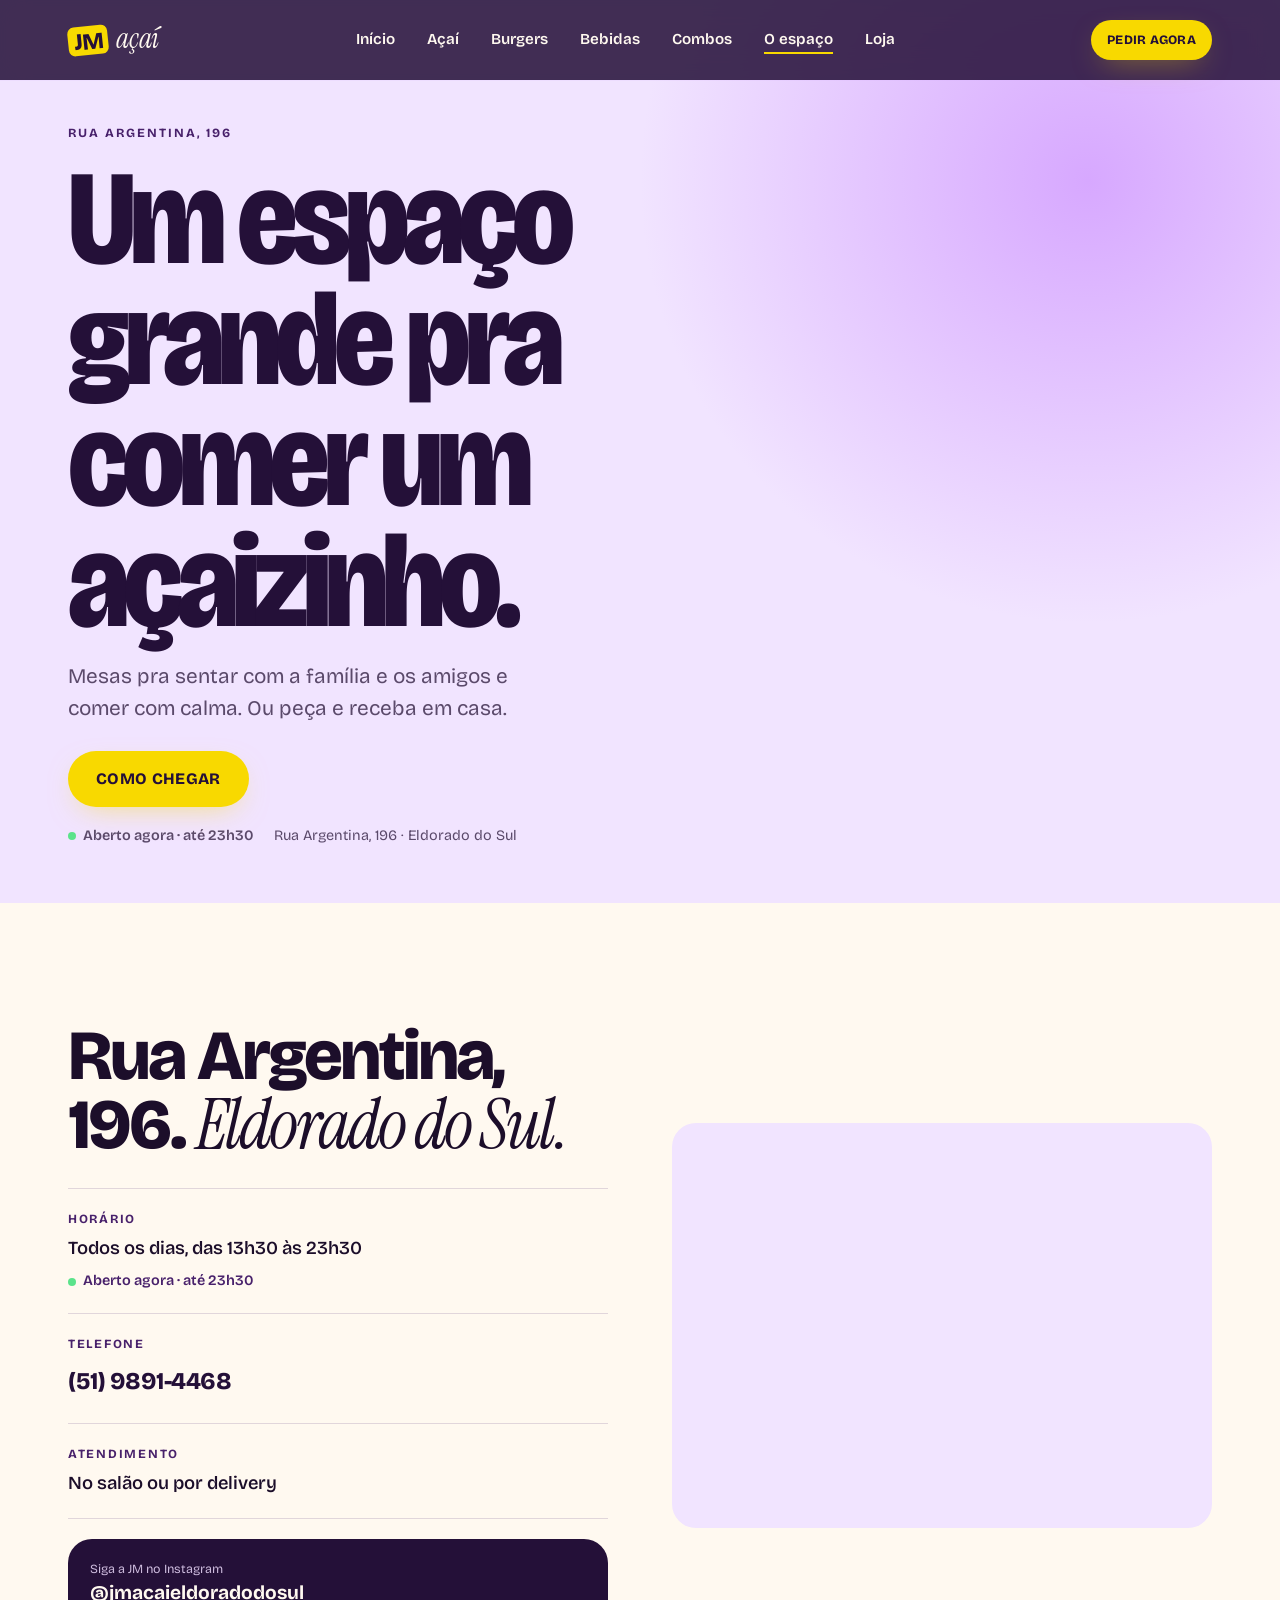
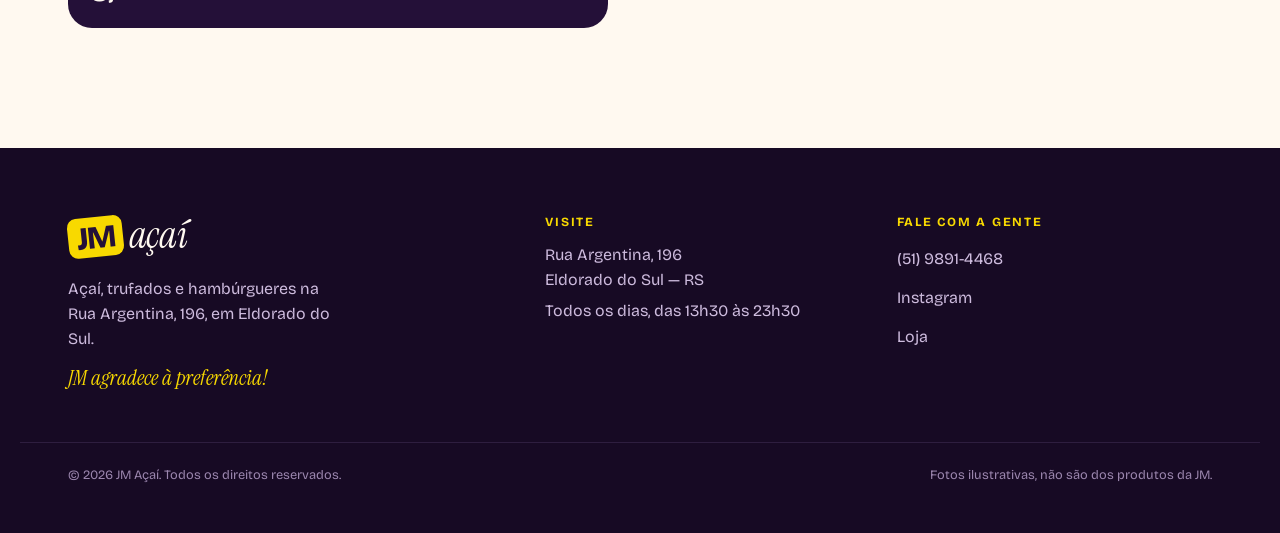
<file: espaco.html>
<!doctype html>
<html lang="pt-BR">
<head>
<meta charset="utf-8">
<meta name="viewport" content="width=device-width, initial-scale=1, viewport-fit=cover">
<title>O espaço | JM Açaí, Rua Argentina, 196</title>
<meta name="description" content="Espaço grande pra comer no salão, na Rua Argentina, 196, Eldorado do Sul. Todos os dias, das 13h30 às 23h30.">
<meta name="theme-color" content="#241038">
<link rel="icon" href="assets/favicon.svg" type="image/svg+xml">
<meta property="og:type" content="website">
<meta property="og:locale" content="pt_BR">
<meta property="og:site_name" content="JM Açaí">
<meta property="og:title" content="O espaço | JM Açaí, Rua Argentina, 196">
<meta property="og:description" content="Espaço grande pra comer no salão, na Rua Argentina, 196, Eldorado do Sul. Todos os dias, das 13h30 às 23h30.">
<meta property="og:image" content="assets/img/og.jpg">
<link rel="preconnect" href="https://fonts.googleapis.com">
<link rel="preconnect" href="https://fonts.gstatic.com" crossorigin>
<link rel="stylesheet" href="https://fonts.googleapis.com/css2?family=Bricolage+Grotesque:opsz,wght@12..96,400..800&family=Instrument+Serif:ital@0;1&display=swap">
<link rel="stylesheet" href="css/styles.css">
<link rel="stylesheet" href="css/paginas.css">
<script>document.documentElement.classList.add('js');setTimeout(function(){if(!window.JM_OK)document.documentElement.classList.remove('js')},2500)</script>
<script src="js/config.js" defer></script>
<script src="js/catalogo.js" defer></script>
<script src="js/main.js" defer></script>
</head>
<body class="pg pg--solid">
<!-- Gerado por ferramentas/gerar_paginas.py. Edite o script, não este arquivo. -->
<svg width="0" height="0" style="position:absolute" aria-hidden="true"><symbol id="i-insta" viewBox="0 0 24 24"><rect x="3" y="3" width="18" height="18" rx="5" fill="none" stroke="currentColor" stroke-width="2"/><circle cx="12" cy="12" r="4" fill="none" stroke="currentColor" stroke-width="2"/><circle cx="17.4" cy="6.6" r="1.2" fill="currentColor"/></symbol></svg>
<a class="skip" href="#conteudo">Pular para o conteúdo</a>

<header class="header" data-header>
  <div class="header__inner">
    <a class="brand" href="index.html" aria-label="JM Açaí, página inicial"><span class="brand__jm">JM</span><span class="brand__acai">açaí</span></a>
    <nav class="nav" aria-label="Principal">
      <ul class="nav__list" id="menu" data-menu>
        <li><a href="index.html" class="nav__link">Início</a></li><li><a href="acai.html" class="nav__link">Açaí</a></li><li><a href="burgers.html" class="nav__link">Burgers</a></li><li><a href="bebidas.html" class="nav__link">Bebidas</a></li><li><a href="combos.html" class="nav__link">Combos</a></li><li><a href="espaco.html" class="nav__link" aria-current="page">O espaço</a></li><li><a href="loja.html" class="nav__link">Loja</a></li>
        <li class="nav__mobile-extra"><a class="btn btn--yellow btn--block" data-link="pedido" href="https://pedido.anota.ai/loja/jm-acai" target="_blank" rel="noopener">Fazer pedido<span class="sr"> (abre o cardápio oficial em nova aba)</span></a><p class="nav__note">Você vai para o cardápio oficial no Anota.ai.</p></li>
      </ul>
    </nav>
    <a class="btn btn--yellow btn--sm header__cta" data-link="pedido" href="https://pedido.anota.ai/loja/jm-acai" target="_blank" rel="noopener">Pedir agora<span class="sr"> (abre o cardápio oficial em nova aba)</span></a>
    <button class="burger-btn" type="button" aria-expanded="false" aria-controls="menu" data-menu-btn>
      <span class="sr" data-menu-label>Abrir menu</span><span class="burger-btn__bars" aria-hidden="true"><i></i><i></i></span>
    </button>
  </div>
</header>

<main id="conteudo">
<section class="pg-hero pg-hero--plain pg-hero--lilas">
  
  <div class="wrap pg-hero__inner">
    <p class="eyebrow">Rua Argentina, 196</p>
    <h1>Um espaço grande pra comer um açaizinho.</h1>
    <p class="pg-hero__sub">Mesas pra sentar com a família e os amigos e comer com calma. Ou peça e receba em casa.</p>
    <div class="pg-hero__actions"><a class="btn btn--yellow btn--lg" data-link="maps" href="https://www.google.com/maps/search/?api=1&amp;query=JM+A%C3%A7a%C3%AD%2C+Rua+Argentina+196%2C+Eldorado+do+Sul+RS" target="_blank" rel="noopener">Como chegar<span class="sr"> (abre o Google Maps em nova aba)</span></a></div>
    <p class="pg-hero__meta"><span class="status" data-status><span class="status__dot"></span><span data-status-text>Todos os dias, 13h30–23h30</span></span><span>Rua Argentina, 196 · Eldorado do Sul</span></p>
  </div>
</section>
<section class="blk">
  <div class="wrap split">
    <div>
      <h2>Rua Argentina, 196. <em>Eldorado do Sul.</em></h2>
      <dl class="info" style="margin-top:28px">
        <div class="info__row"><dt>Horário</dt><dd><span data-jm="horario">Todos os dias, das 13h30 às 23h30</span><span class="status status--dark" data-status><span class="status__dot"></span><span data-status-text>Consulte o horário</span></span></dd></div>
        <div class="info__row"><dt>Telefone</dt><dd><a class="tel" data-link="tel" href="tel:+555198914468"><span data-jm="telefone">(51) 9891-4468</span></a></dd></div>
        <div class="info__row"><dt>Atendimento</dt><dd>No salão ou por delivery</dd></div>
      </dl>
      <a class="insta" data-link="instagram" href="https://www.instagram.com/jmacaieldoradodosul/" target="_blank" rel="noopener" style="margin-top:20px">
        <span class="insta__txt"><small>Siga a JM no Instagram</small><strong>@jmacaieldoradodosul</strong></span>
      </a>
    </div>
    <div class="bigmap"><iframe data-map title="Mapa: JM Açaí, Rua Argentina, 196, Eldorado do Sul" loading="lazy" referrerpolicy="no-referrer-when-downgrade" data-src="https://www.google.com/maps?q=Rua+Argentina,+196,+Eldorado+do+Sul+-+RS&amp;output=embed"></iframe></div>
  </div>
</section>

</main>

<footer class="footer">
  <div class="wrap footer__grid">
    <div class="footer__brand">
      <a class="brand brand--lg" href="index.html" aria-label="JM Açaí, página inicial"><span class="brand__jm">JM</span><span class="brand__acai">açaí</span></a>
      <p>Açaí, trufados e hambúrgueres na Rua Argentina, 196, em Eldorado do Sul.</p>
      <p class="footer__sign">JM agradece à preferência!</p>
    </div>
    <div class="footer__col">
      <h3>Visite</h3>
      <p><span data-jm="rua">Rua Argentina, 196</span><br><span data-jm="cidade">Eldorado do Sul — RS</span></p>
      <p data-jm="horario">Todos os dias, das 13h30 às 23h30</p>
    </div>
    <div class="footer__col">
      <h3>Fale com a gente</h3>
      <p><a data-link="tel" href="tel:+555198914468"><span data-jm="telefone">(51) 9891-4468</span></a></p>
      <p><a data-link="instagram" href="https://www.instagram.com/jmacaieldoradodosul/" target="_blank" rel="noopener">Instagram</a></p>
      <p><a href="loja.html">Loja</a></p>
    </div>
  </div>
  <div class="wrap footer__bottom">
    <p>© <span data-year>2026</span> JM Açaí. Todos os direitos reservados.</p>
    <p class="footer__credits">Fotos ilustrativas, não são dos produtos da JM.</p>
  </div>
</footer>

<div class="orderbar" data-orderbar>
  <span class="orderbar__info"><span class="status status--bar" data-status="curto"><span class="status__dot"></span><span data-status-text>13h30–23h30</span></span></span>
  <a class="btn btn--yellow orderbar__btn" data-link="pedido" href="https://pedido.anota.ai/loja/jm-acai" target="_blank" rel="noopener" tabindex="-1">Pedir agora<span class="sr"> (abre o cardápio oficial em nova aba)</span></a>
</div>
</body>
</html>
</file>
<file: css/styles.css>
/* ==========================================================
   JM Açaí — estilos
   Mobile first. Tokens no :root.
   ========================================================== */

:root {
  --roxo-900: #170A24;
  --roxo-800: #241038;
  --roxo-700: #48216B;
  --roxo-500: #7B3FB0;
  --lilas: #D7A8FF;
  --lilas-100: #F1E4FF;
  --amarelo: #F8D900;
  --amarelo-600: #E2C400;
  --branco: #FFFFFF;
  --creme: #FFF9F0;
  --tinta: #1C0E2A;
  --tinta-2: #5B4A6B;

  --f-display: "Bricolage Grotesque", system-ui, sans-serif;
  --f-serif: "Instrument Serif", Georgia, serif;

  --wrap: 1240px;
  --gutter: clamp(20px, 5vw, 48px);
  --header-h: 68px;
  --ease: cubic-bezier(.2, .7, .1, 1);
  --ease-spring: cubic-bezier(.34, 1.56, .64, 1);
}

*, *::before, *::after { box-sizing: border-box; }
html { -webkit-text-size-adjust: 100%; scroll-behavior: smooth; scroll-padding-top: var(--header-h); }
body {
  margin: 0;
  font-family: var(--f-display);
  font-size: 1rem;
  line-height: 1.55;
  color: var(--tinta);
  background: var(--creme);
  font-optical-sizing: auto;
  -webkit-font-smoothing: antialiased;
  overflow-x: clip;
}
img, svg { display: block; max-width: 100%; }
img { height: auto; }
a { color: inherit; }
h1, h2, h3, p, ul, ol, dl, dd, figure { margin: 0; }
ul, ol { padding: 0; list-style: none; }
button { font: inherit; color: inherit; }
em { font-style: normal; }

.sr {
  position: absolute !important; width: 1px; height: 1px; padding: 0; margin: -1px;
  overflow: hidden; clip: rect(0 0 0 0); white-space: nowrap; border: 0;
}
.skip {
  position: fixed; left: 12px; top: -60px; z-index: 100;
  background: var(--amarelo); color: var(--roxo-800); padding: 10px 16px;
  border-radius: 8px; font-weight: 700; text-decoration: none; transition: top .2s;
}
.skip:focus { top: 12px; }

:focus-visible { outline: 3px solid var(--amarelo); outline-offset: 3px; border-radius: 6px; }
.acai :focus-visible, .combos :focus-visible, .about :focus-visible { outline-color: var(--roxo-700); }

.wrap { width: 100%; max-width: var(--wrap); margin-inline: auto; padding-inline: var(--gutter); }
.ico { width: 1.1em; height: 1.1em; flex: none; }

/* ---------- Tipografia ---------- */
.eyebrow {
  display: inline-flex; align-items: center; gap: .6em;
  font-size: .78rem; font-weight: 700; letter-spacing: .16em; text-transform: uppercase;
}
.eyebrow--purple { color: var(--roxo-700); }
.eyebrow--yellow { color: var(--amarelo); }

.display {
  font-size: clamp(2.3rem, 7.4vw, 4.6rem);
  line-height: .98;
  letter-spacing: -.035em;
  font-weight: 800;
  font-variation-settings: "wdth" 90;
  color: var(--roxo-800);
  margin-top: 18px;
  text-wrap: balance;
}
.display em, .hero__title em, .final__title em {
  font-family: var(--f-serif);
  font-style: italic;
  font-weight: 400;
  letter-spacing: -.01em;
}
.display em { color: var(--roxo-700); }
.display--light { color: var(--creme); }
.display--light em { color: var(--amarelo); }

.lead { font-size: clamp(1.05rem, 2.2vw, 1.2rem); color: var(--tinta-2); margin-top: 20px; max-width: 34ch; }
.lead--light { color: #CDBBDD; }

/* ---------- Botões ---------- */
.btn {
  --bg: var(--amarelo); --fg: var(--roxo-800);
  position: relative; isolation: isolate; overflow: hidden;
  display: inline-flex; align-items: center; justify-content: center; gap: .55em;
  min-height: 48px; padding: 0 22px;
  background: var(--bg); color: var(--fg);
  border: 0; border-radius: 999px;
  font-weight: 750; font-size: .95rem; letter-spacing: .02em; text-transform: uppercase;
  text-decoration: none; cursor: pointer; white-space: nowrap;
  transition: transform .35s var(--ease-spring), box-shadow .35s var(--ease), background-color .25s;
  -webkit-tap-highlight-color: transparent;
}
.btn::before {
  content: ""; position: absolute; inset: 0; z-index: -1;
  background: var(--fill, #fff); transform: translateY(101%); border-radius: inherit;
  transition: transform .45s var(--ease);
}
.btn .ico { transition: transform .35s var(--ease); }
.btn:hover::before { transform: translateY(0); }
.btn:hover .ico { transform: translate(2px, -2px); }
.btn:active { transform: scale(.97); }
.btn--yellow { --bg: var(--amarelo); --fg: var(--roxo-800); --fill: #FFF06A; box-shadow: 0 10px 30px -12px rgba(248, 217, 0, .55); }
.btn--purple { --bg: var(--roxo-800); --fg: var(--creme); --fill: var(--roxo-700); box-shadow: 0 14px 30px -16px rgba(36, 16, 56, .7); }
.btn--sm { min-height: 40px; padding: 0 16px; font-size: .8rem; }
.btn--lg { min-height: 56px; padding: 0 28px; font-size: 1rem; }
.btn--xl { min-height: 64px; padding: 0 34px; font-size: 1.08rem; }
.btn--block { width: 100%; }

.link-arrow {
  display: inline-flex; align-items: center; gap: .45em; min-height: 44px;
  font-weight: 650; text-decoration: none; position: relative;
}
.link-arrow::after {
  content: ""; position: absolute; left: 0; right: 1.5em; bottom: 8px; height: 2px;
  background: currentColor; transform: scaleX(.3); transform-origin: left; opacity: .5;
  transition: transform .4s var(--ease), opacity .3s;
}
.link-arrow:hover::after { transform: scaleX(1); opacity: 1; }
.link-arrow--sm { font-size: .92rem; color: var(--roxo-700); margin-top: 4px; display: flex; width: max-content; }

/* ---------- Status aberto/fechado ---------- */
.status { display: inline-flex; align-items: center; gap: .5em; font-weight: 600; }
.status__dot { width: 8px; height: 8px; border-radius: 50%; background: var(--lilas); flex: none; }
.status.is-open .status__dot { background: #5BE38B; box-shadow: 0 0 0 0 rgba(91, 227, 139, .6); animation: ping 2s infinite; }
.status.is-closed .status__dot { background: #FF8A8A; }
.status--dark { display: flex; margin-top: 8px; font-size: .9rem; color: var(--roxo-700); }
@keyframes ping { 70% { box-shadow: 0 0 0 8px rgba(91, 227, 139, 0); } 100% { box-shadow: 0 0 0 0 rgba(91, 227, 139, 0); } }

/* ==========================================================
   HEADER
   ========================================================== */
.header {
  position: fixed; inset: 0 0 auto; z-index: 50; height: var(--header-h);
  color: var(--creme);
  transition: background-color .4s var(--ease), box-shadow .4s, transform .4s var(--ease);
}
/* o desfoque fica num pseudo-elemento: backdrop-filter no próprio header
   prenderia o menu mobile (position: fixed) dentro da altura do header */
.header::before {
  content: ""; position: absolute; inset: 0; z-index: -1; opacity: 0;
  background: rgba(36, 16, 56, .86);
  -webkit-backdrop-filter: saturate(140%) blur(14px); backdrop-filter: saturate(140%) blur(14px);
  box-shadow: 0 1px 0 rgba(215, 168, 255, .12);
  transition: opacity .4s var(--ease);
}
.header.is-solid::before { opacity: 1; }
body.menu-open .header::before { opacity: 0; }
.header__inner {
  height: 100%; max-width: var(--wrap); margin-inline: auto; padding-inline: var(--gutter);
  display: flex; align-items: center; gap: 16px;
}
.brand {
  display: inline-flex; align-items: baseline; gap: 2px; text-decoration: none; line-height: 1;
  margin-right: auto; position: relative; z-index: 2; padding-block: 8px;
}
.brand__jm {
  font-weight: 800; font-size: 1.45rem; letter-spacing: -.06em;
  background: var(--amarelo); color: var(--roxo-800);
  padding: .16em .26em .1em; border-radius: .28em; transform: rotate(-6deg); display: inline-block;
  transition: transform .5s var(--ease-spring);
}
.brand__acai { font-family: var(--f-serif); font-style: italic; font-size: 1.75rem; margin-left: 6px; letter-spacing: -.01em; }
.brand:hover .brand__jm { transform: rotate(4deg) scale(1.06); }
.brand--lg .brand__jm { font-size: 2rem; }
.brand--lg .brand__acai { font-size: 2.4rem; }

.nav__list {
  position: fixed; inset: 0; z-index: 1;
  display: flex; flex-direction: column; justify-content: center; gap: 4px;
  padding: calc(var(--header-h) + 20px) var(--gutter) 40px;
  background: var(--roxo-800);
  clip-path: circle(0 at calc(100% - 44px) 34px);
  transition: clip-path .7s var(--ease), visibility 0s .7s;
  visibility: hidden;
}
.nav__list.is-open { clip-path: circle(150% at calc(100% - 44px) 34px); visibility: visible; transition: clip-path .8s var(--ease); }
.nav__link {
  display: block; padding: 8px 0; text-decoration: none;
  font-size: clamp(2.2rem, 10vw, 3rem); font-weight: 800; letter-spacing: -.04em; line-height: 1.05;
  opacity: 0; transform: translateY(20px);
  transition: opacity .4s, transform .5s var(--ease), color .2s;
}
.nav__list.is-open .nav__link { opacity: 1; transform: none; }
.nav__list.is-open li:nth-child(2) .nav__link { transition-delay: .05s; }
.nav__list.is-open li:nth-child(3) .nav__link { transition-delay: .1s; }
.nav__list.is-open li:nth-child(4) .nav__link { transition-delay: .15s; }
.nav__list.is-open li:nth-child(5) .nav__link { transition-delay: .2s; }
.nav__link:hover, .nav__link.is-active { color: var(--amarelo); }
.nav__mobile-extra { margin-top: 28px; }
.nav__note { margin-top: 10px; font-size: .85rem; color: #BFA9D3; text-align: center; }

.header__cta { display: none; }

.burger-btn {
  position: relative; z-index: 2; width: 48px; height: 48px; border: 0; border-radius: 50%;
  background: rgba(255, 255, 255, .08); cursor: pointer; display: grid; place-items: center;
}
.burger-btn__bars { width: 20px; height: 12px; position: relative; }
.burger-btn__bars i {
  position: absolute; left: 0; width: 100%; height: 2px; background: currentColor; border-radius: 2px;
  transition: transform .45s var(--ease), top .45s var(--ease);
}
.burger-btn__bars i:first-child { top: 0; }
.burger-btn__bars i:last-child { top: 10px; }
.burger-btn[aria-expanded="true"] i:first-child { top: 5px; transform: rotate(45deg); }
.burger-btn[aria-expanded="true"] i:last-child { top: 5px; transform: rotate(-45deg); }

body.menu-open { overflow: hidden; }

/* ==========================================================
   HERO
   ========================================================== */
.hero {
  position: relative; background: var(--roxo-800); color: var(--creme);
  padding-top: calc(var(--header-h) + 4px);
  isolation: isolate; overflow-x: clip; z-index: 3;
}
.hero__glow {
  position: absolute; inset: 0; z-index: -1; overflow: hidden; pointer-events: none;
  background:
    radial-gradient(60% 50% at 80% 35%, rgba(123, 63, 176, .55), transparent 70%),
    radial-gradient(40% 40% at 10% 90%, rgba(72, 33, 107, .8), transparent 70%);
}
.hero__glow::after { /* grão sutil */
  content: ""; position: absolute; inset: 0; opacity: .08; mix-blend-mode: overlay;
  background-image: url("data:image/svg+xml,%3Csvg xmlns='http://www.w3.org/2000/svg' width='160' height='160'%3E%3Cfilter id='n'%3E%3CfeTurbulence type='fractalNoise' baseFrequency='.9' numOctaves='2' stitchTiles='stitch'/%3E%3C/filter%3E%3Crect width='100%25' height='100%25' filter='url(%23n)'/%3E%3C/svg%3E");
}
.hero__inner { display: grid; gap: 0; padding-bottom: 36px; }

.hero__eyebrow { color: var(--lilas); }
.dot { width: 8px; height: 8px; border-radius: 50%; background: var(--amarelo); }

.hero__title {
  margin-top: 14px;
  font-size: clamp(2.9rem, 13.6vw, 7.6rem);
  line-height: .9; letter-spacing: -.035em; font-weight: 800;
  font-variation-settings: "wdth" 85;
}
.hero__title .line { display: block; overflow: hidden; padding-bottom: .06em; margin-bottom: -.06em; }
.hero__title .line > span { display: inline-block; transform: translateY(105%); animation: lineUp 1s var(--ease) forwards; }
.hero__title .line:nth-child(2) > span { animation-delay: .1s; }
.hero__title .line:nth-child(3) > span { animation-delay: .2s; }
.hero__title em { color: var(--amarelo); font-size: 1.08em; padding-right: .05em; }
@keyframes lineUp { to { transform: none; } }

.hero__sub { margin-top: 18px; font-size: clamp(1.05rem, 2.6vw, 1.25rem); color: #D9C8E8; max-width: 30ch; }
.hero__actions { margin-top: 24px; display: flex; flex-wrap: wrap; align-items: center; gap: 12px 24px; }
.hero__actions .btn { width: 100%; }
.hero__actions .link-arrow { color: var(--lilas); }
.hero__meta { margin-top: 18px; display: flex; flex-wrap: wrap; gap: 10px 22px; font-size: .9rem; color: #CDBBDD; }
.hero__meta li { display: inline-flex; align-items: center; gap: .5em; }

[data-anim="rise"] { opacity: 0; transform: translateY(18px); animation: rise .9s var(--ease) forwards; animation-delay: var(--d, .3s); }
@keyframes rise { to { opacity: 1; transform: none; } }

/* visual */
.hero__visual {
  position: relative; width: min(74vw, 360px); aspect-ratio: 1; margin: 0 auto 26px; justify-self: center;
  order: -1;
}
.hero__bowl, .hero__burger, .berry, .leaf { will-change: transform; }
.hero__bowl {
  position: absolute; inset: 15%;
  animation: popIn 1.2s var(--ease-spring) .25s both;
}
.hero__bowl img { width: 100%; animation: spin 80s linear infinite; }
.hero__burger {
  position: absolute; width: 50%; right: -4%; bottom: 0;
  filter: drop-shadow(0 24px 30px rgba(10, 2, 18, .55));
  animation: popIn 1.1s var(--ease-spring) .55s both;
}
.hero__burger img { animation: bob 6s ease-in-out infinite; }
.hero__ring { position: absolute; inset: 0; animation: spin 40s linear infinite reverse; }
.hero__ring svg { width: 100%; height: 100%; overflow: visible; }
.hero__ring text { font-family: var(--f-display); font-size: 9.6px; font-weight: 700; letter-spacing: .2em; fill: var(--lilas); }
.hero__tag {
  position: absolute; left: 0; bottom: -5%; font-size: .64rem; letter-spacing: .08em; text-transform: uppercase;
  color: rgba(215, 168, 255, .6);
}

.berry {
  position: absolute; border-radius: 50%;
  background: radial-gradient(circle at 34% 30%, #9C7AD6 0 8%, #4A2A85 30%, #1B0C36 75%);
  box-shadow: inset -3px -4px 8px rgba(0, 0, 0, .35);
}
.berry::after { content: ""; position: absolute; width: 22%; height: 22%; left: 24%; top: 20%; border-radius: 50%; background: rgba(255, 255, 255, .5); }
.b1 { width: 7%; aspect-ratio: 1; top: 6%; left: 8%; animation: float 7s ease-in-out infinite; }
.b2 { width: 5%; aspect-ratio: 1; top: 18%; right: 2%; animation: float 9s ease-in-out -2s infinite; }
.b3 { width: 4%; aspect-ratio: 1; bottom: 22%; left: 2%; animation: float 8s ease-in-out -4s infinite; }
.leaf {
  position: absolute; width: 9%; aspect-ratio: 1 / 2; border-radius: 0 100% 0 100%;
  background: linear-gradient(135deg, #59B455, #2E7A33);
}
.l1 { top: 2%; right: 24%; transform: rotate(30deg); animation: float 10s ease-in-out -3s infinite; }
.l2 { bottom: 30%; left: -2%; width: 6%; transform: rotate(-40deg); animation: float 8s ease-in-out -1s infinite; }

@keyframes spin { to { rotate: 360deg; } }
@keyframes bob { 50% { translate: 0 -10px; rotate: -2deg; } }
@keyframes float { 50% { translate: 0 -14px; } }
@keyframes popIn { from { opacity: 0; scale: .6; } to { opacity: 1; scale: 1; } }

.drip { position: absolute; left: 0; right: 0; top: calc(100% - 1px); width: 100%; height: 60px; z-index: 3; pointer-events: none; }

/* ==========================================================
   FAIXA
   ========================================================== */
.marquee {
  background: var(--amarelo); color: var(--roxo-800); overflow: hidden;
  padding: 54px 0 22px; position: relative; z-index: 2;
}
.marquee__track { display: flex; align-items: center; gap: 28px; width: max-content; animation: marquee 30s linear infinite; }
.marquee span { font-weight: 800; font-size: clamp(1.4rem, 4vw, 2.2rem); letter-spacing: -.03em; text-transform: uppercase; white-space: nowrap; }
.marquee i { width: 14px; height: 14px; border-radius: 50%; background: var(--roxo-800); flex: none; }
.marquee i:nth-of-type(even) { background: transparent; border: 3px solid var(--roxo-800); }
@keyframes marquee { to { transform: translateX(calc(-50% - 14px)); } }

/* ==========================================================
   AÇAÍ
   ========================================================== */
.acai { padding: clamp(72px, 12vw, 140px) 0; position: relative; overflow: hidden; }
.acai::before {
  content: ""; position: absolute; width: 70vmax; aspect-ratio: 1; border-radius: 50%;
  right: -30vmax; top: 10%; background: radial-gradient(circle, var(--lilas-100), transparent 65%); z-index: -1;
}
.acai__grid { display: grid; gap: 44px; }
.acai__figure { position: relative; }
.acai__plate { position: relative; width: min(100%, 520px); margin-inline: auto; }
.acai__plate img { width: 100%; filter: drop-shadow(0 40px 50px rgba(36, 16, 56, .28)); }
.acai__figure figcaption { margin-top: 18px; font-size: .78rem; color: var(--tinta-2); text-align: center; }

.pin {
  position: absolute; display: flex; align-items: center; gap: 8px;
  font-size: .8rem; font-weight: 700; letter-spacing: .04em; text-transform: uppercase; color: var(--roxo-800);
  opacity: 0; transform: translateY(8px); transition: opacity .6s var(--ease), transform .6s var(--ease);
}
.pin b { background: var(--branco); padding: 6px 12px; border-radius: 99px; box-shadow: 0 8px 20px -8px rgba(36, 16, 56, .35); font-weight: 700; }
.pin::before { content: ""; width: 10px; height: 10px; border-radius: 50%; background: var(--amarelo); border: 2px solid var(--roxo-800); flex: none; }
.p1 { left: 4%; top: 22%; }
.p2 { right: 0; top: 30%; flex-direction: row-reverse; }
.p3 { left: 22%; bottom: 6%; }
.p4 { left: 38%; top: 40%; }
.is-in .pin { opacity: 1; transform: none; }
.is-in .p2 { transition-delay: .15s; } .is-in .p3 { transition-delay: .3s; } .is-in .p4 { transition-delay: .45s; }

.steps { display: grid; gap: 0; counter-reset: s; border-top: 1px solid rgba(72, 33, 107, .18); }
.step { position: relative; padding: 22px 0 22px 64px; border-bottom: 1px solid rgba(72, 33, 107, .18); }
.step__n {
  position: absolute; left: 0; top: 20px; width: 44px; height: 44px; border-radius: 50%;
  display: grid; place-items: center; font-weight: 800; font-size: 1.1rem;
  background: var(--roxo-800); color: var(--amarelo);
  transition: transform .5s var(--ease-spring), background-color .3s;
}
.step:hover .step__n { transform: rotate(-12deg) scale(1.08); background: var(--roxo-700); }
.step h3 { font-size: 1.2rem; letter-spacing: -.02em; font-weight: 750; color: var(--roxo-800); }
.step p { margin-top: 4px; color: var(--tinta-2); }
.acai__cta { display: flex; flex-wrap: wrap; align-items: center; gap: 12px 18px; }
.acai__cta .btn { width: 100%; }
.hint { font-size: .85rem; color: var(--tinta-2); }

/* ==========================================================
   BURGERS
   ========================================================== */
.burgers {
  position: relative; overflow: hidden; color: var(--creme);
  background: radial-gradient(70% 60% at 75% 45%, #3A1A52 0%, var(--roxo-900) 70%);
  padding: clamp(80px, 12vw, 150px) 0;
}
.burgers__bigword {
  position: absolute; top: 74%; left: 0; white-space: nowrap; pointer-events: none;
  font-size: clamp(8rem, 30vw, 22rem); font-weight: 800; letter-spacing: -.06em; line-height: 1;
  font-variation-settings: "wdth" 75;
  color: transparent; -webkit-text-stroke: 1.5px rgba(215, 168, 255, .08);
  transform: translate3d(var(--bx, 0px), -50%, 0);
}
.burgers__grid { position: relative; display: grid; gap: 40px; }
.burgers__figure { position: relative; display: grid; place-items: center; order: -1; }
.burgers__figure img {
  position: relative; width: min(92%, 560px);
  filter: drop-shadow(0 40px 40px rgba(0, 0, 0, .5));
  transform: rotate(var(--br, -6deg)) scale(var(--bs, .94));
  transition: transform .1s linear;
}
.burgers__halo {
  position: absolute; width: 78%; aspect-ratio: 1; border-radius: 50%;
  background: radial-gradient(circle, rgba(248, 217, 0, .28), rgba(248, 217, 0, 0) 65%);
  animation: breathe 6s ease-in-out infinite;
}
@keyframes breathe { 50% { scale: 1.08; opacity: .8; } }
.burgers__figure figcaption { position: absolute; right: 0; bottom: -6px; font-size: .68rem; letter-spacing: .08em; text-transform: uppercase; color: rgba(215, 168, 255, .55); }

.anatomy { margin-top: 32px; border-top: 1px solid rgba(215, 168, 255, .16); }
.anatomy li {
  display: grid; grid-template-columns: 36px 1fr; align-items: baseline; column-gap: 12px;
  padding: 16px 0; border-bottom: 1px solid rgba(215, 168, 255, .16);
  transition: padding-left .4s var(--ease);
}
.anatomy li:hover { padding-left: 8px; }
.anatomy span { font-size: .8rem; font-weight: 700; color: var(--amarelo); }
.anatomy strong { font-size: 1.5rem; font-weight: 750; letter-spacing: -.03em; }
.anatomy em { grid-column: 2; font-family: var(--f-serif); font-style: italic; font-size: 1.15rem; color: #BFA9D3; }
.burgers__cta { margin-top: 32px; }
.burgers__cta .btn { width: 100%; }

/* ==========================================================
   COMBINAÇÕES
   ========================================================== */
.combos { background: var(--lilas-100); padding: clamp(80px, 12vw, 140px) 0; position: relative; }
.combos__head { max-width: 680px; }
.picker { margin-top: 40px; }
.picker__tabs {
  display: flex; flex-wrap: wrap; gap: 8px; padding: 4px 0;
}
.picker__tabs::-webkit-scrollbar { display: none; }
.tab {
  flex: none;
  min-height: 48px; padding: 0 18px; border-radius: 999px; cursor: pointer;
  border: 2px solid var(--roxo-800); background: transparent; color: var(--roxo-800);
  font-weight: 700; font-size: .95rem;
  transition: background-color .3s, color .3s, transform .3s var(--ease-spring);
}
.tab:hover { transform: translateY(-2px); }
.tab[aria-selected="true"] { background: var(--roxo-800); color: var(--amarelo); }

.picker__stage { position: relative; margin-top: 22px; }
.panel {
  display: grid; gap: 0; border-radius: 28px; overflow: hidden;
  background: var(--roxo-800); color: var(--creme);
}
.panel[hidden] { display: none; }
.panel__media {
  position: relative; display: grid; place-items: center; aspect-ratio: 4 / 3;
  background: radial-gradient(circle at 50% 55%, var(--roxo-500), var(--roxo-700) 45%, var(--roxo-800) 80%);
  overflow: hidden;
}
.panel__media img { width: 72%; max-height: 86%; object-fit: contain; filter: drop-shadow(0 26px 30px rgba(0, 0, 0, .45)); }
.panel__media--dupla img:first-child { position: absolute; width: 56%; left: 6%; top: 10%; }
.panel__media--dupla img:last-child { position: absolute; width: 56%; right: 4%; bottom: 8%; }
.panel__body { padding: 28px 24px 30px; display: flex; flex-direction: column; gap: 14px; }
.panel__body h3 { font-size: clamp(1.8rem, 5vw, 2.8rem); line-height: 1; letter-spacing: -.04em; font-weight: 800; }
.panel__body p { color: #D9C8E8; font-size: 1.05rem; max-width: 36ch; }
.panel__price { font-size: 1.6rem; font-weight: 800; color: var(--amarelo); }
.panel__body .btn { margin-top: 10px; align-self: stretch; }
.panel__body small { font-size: .8rem; color: #A893BC; }

.panel.is-entering .panel__media img { animation: panelImg .8s var(--ease-spring) both; }
.panel.is-entering .panel__media img:last-child { animation-delay: .08s; }
.panel.is-entering .panel__body > * { animation: rise .6s var(--ease) both; }
.panel.is-entering .panel__body > *:nth-child(2) { animation-delay: .06s; }
.panel.is-entering .panel__body > *:nth-child(3) { animation-delay: .12s; }
.panel.is-entering .panel__body > *:nth-child(4) { animation-delay: .18s; }
@keyframes panelImg { from { opacity: 0; transform: translateY(30px) rotate(-8deg) scale(.85); } }

/* ==========================================================
   A JM
   ========================================================== */
.about { padding: clamp(80px, 12vw, 150px) 0 clamp(60px, 10vw, 120px); background: var(--creme); }
.statement {
  margin-top: 20px; max-width: 19ch;
  font-size: clamp(2rem, 6.4vw, 4.2rem); line-height: 1.02; letter-spacing: -.04em; font-weight: 800;
  color: var(--roxo-800); text-wrap: balance;
}
.hl { position: relative; white-space: nowrap; }
.hl::after {
  content: ""; position: absolute; left: -2%; right: -2%; bottom: .06em; height: .32em; z-index: -1;
  background: var(--amarelo); transform: scaleX(0); transform-origin: left; transition: transform 1s var(--ease) .3s;
}
.statement.is-in .hl::after { transform: scaleX(1); }
.statement { position: relative; z-index: 0; }

.about__grid { margin-top: 48px; display: grid; gap: 36px; }
.info__row { display: grid; gap: 6px; padding: 20px 0; border-top: 1px solid rgba(72, 33, 107, .16); }
.info__row:last-child { border-bottom: 1px solid rgba(72, 33, 107, .16); }
.info dt { display: flex; align-items: center; gap: 8px; font-size: .78rem; font-weight: 700; letter-spacing: .14em; text-transform: uppercase; color: var(--roxo-700); }
.info dd { font-size: 1.15rem; font-weight: 550; color: var(--tinta); }
.tel { font-size: 1.5rem; font-weight: 750; letter-spacing: -.02em; text-decoration: none; color: var(--roxo-800); display: inline-flex; min-height: 44px; align-items: center; }
.tel:hover { color: var(--roxo-500); }

.about__side { display: grid; gap: 16px; }
.map {
  position: relative; border-radius: 24px; overflow: hidden; aspect-ratio: 4 / 3;
  background:
    radial-gradient(circle at 50% 50%, var(--amarelo) 0 7px, var(--roxo-800) 8px 11px, transparent 12px),
    linear-gradient(115deg, transparent 47%, #fff 47% 50%, transparent 50%),
    linear-gradient(25deg, transparent 58%, #fff 58% 60%, transparent 60%),
    repeating-linear-gradient(0deg, transparent 0 46px, rgba(255,255,255,.7) 46px 48px),
    repeating-linear-gradient(90deg, transparent 0 62px, rgba(255,255,255,.7) 62px 64px),
    linear-gradient(135deg, var(--lilas-100), #E3CCF8);
}
.map iframe { position: absolute; inset: 0; width: 100%; height: 100%; border: 0; filter: saturate(.6) hue-rotate(-10deg) contrast(1.02); }
.map__cover {
  position: absolute; left: 14px; bottom: 14px; display: inline-flex; align-items: center; gap: 10px;
  min-height: 48px; padding: 0 20px; border-radius: 999px;
  background: var(--roxo-800); color: var(--creme); font-weight: 700; text-decoration: none;
  box-shadow: 0 14px 30px -12px rgba(36, 16, 56, .7);
  transition: transform .35s var(--ease-spring);
}
.map__cover > span:last-child { display: inline-flex; align-items: center; gap: 6px; }
.map__cover:hover { transform: translateY(-3px); }
.map__pin { width: 36px; height: 36px; border-radius: 50%; display: grid; place-items: center; background: var(--amarelo); color: var(--roxo-800); }

.insta {
  display: flex; align-items: center; gap: 16px; padding: 20px 22px; border-radius: 24px;
  background: var(--roxo-800); color: var(--creme); text-decoration: none; position: relative; overflow: hidden;
  transition: transform .4s var(--ease-spring);
}
.insta::before {
  content: ""; position: absolute; inset: 0; z-index: 0;
  background: linear-gradient(110deg, var(--roxo-700), var(--roxo-500) 60%, #B05BC9);
  opacity: 0; transition: opacity .4s;
}
.insta > * { position: relative; }
.insta:hover { transform: translateY(-3px); }
.insta:hover::before { opacity: 1; }
.insta__ico { width: 40px; height: 40px; color: var(--amarelo); flex: none; }
.insta__txt { display: grid; min-width: 0; }
.insta__txt small { font-size: .78rem; color: #CDBBDD; }
.insta__txt strong { font-size: clamp(1rem, 4.2vw, 1.2rem); overflow-wrap: anywhere; }



/* ==========================================================
   CTA FINAL
   ========================================================== */
.final {
  position: relative; overflow: hidden; text-align: center; color: var(--creme);
  background: var(--roxo-700);
  padding: clamp(90px, 14vw, 170px) 0;
  isolation: isolate;
}
.final::before, .final::after {
  content: ""; position: absolute; border-radius: 50%; z-index: -1;
  background: radial-gradient(circle at 35% 30%, #9C7AD6, var(--roxo-800) 70%);
}
.final::before { width: 46vmin; aspect-ratio: 1; left: -12vmin; top: -10vmin; animation: float 12s ease-in-out infinite; }
.final::after { width: 30vmin; aspect-ratio: 1; right: -6vmin; bottom: -8vmin; animation: float 10s ease-in-out -3s infinite; }
.final__inner { display: grid; justify-items: center; gap: 18px; }
.final__title { font-size: clamp(3rem, 13vw, 8rem); line-height: .9; letter-spacing: -.05em; font-weight: 800; font-variation-settings: "wdth" 85; }
.final__title em { color: var(--amarelo); }
.final__text { font-size: clamp(1.05rem, 2.4vw, 1.25rem); color: #E4D5F1; max-width: 32ch; }
.final__note { margin-top: 14px; font-size: .82rem; color: #CDBBDD; }

/* ==========================================================
   FOOTER
   ========================================================== */
.footer { background: var(--roxo-900); color: #CDBBDD; padding: 64px 0 calc(110px + env(safe-area-inset-bottom)); }
.footer__grid { display: grid; gap: 36px; }
.footer__brand .brand { color: var(--creme); }
.footer__brand p { margin-top: 16px; max-width: 28ch; }
.footer__col h3 { font-size: .78rem; font-weight: 700; letter-spacing: .14em; text-transform: uppercase; color: var(--amarelo); margin-bottom: 12px; }
.footer__col p + p { margin-top: 6px; }
.footer a { text-decoration: none; display: inline-block; padding: 4px 0; transition: color .2s; }
.footer a:hover { color: var(--amarelo); }
.footer__bottom { margin-top: 48px; padding-top: 22px; border-top: 1px solid rgba(215, 168, 255, .12); display: grid; gap: 6px; font-size: .8rem; color: #9B86AE; }

/* ==========================================================
   BARRA DE PEDIDO (MOBILE)
   ========================================================== */
.orderbar {
  position: fixed; z-index: 40; left: 12px; right: 12px; bottom: calc(12px + env(safe-area-inset-bottom));
  display: flex; align-items: center; justify-content: space-between; gap: 12px;
  padding: 8px 8px 8px 18px; border-radius: 999px;
  background: rgba(23, 10, 36, .92); color: var(--creme);
  -webkit-backdrop-filter: blur(12px); backdrop-filter: blur(12px);
  box-shadow: 0 18px 40px -14px rgba(10, 2, 18, .7);
  transform: translateY(140%); transition: transform .5s var(--ease);
}
.orderbar.is-visible { transform: none; }
.orderbar__info { font-size: .82rem; min-width: 0; overflow: hidden; }
.status--bar { white-space: nowrap; max-width: 100%; }
.status--bar [data-status-text] { overflow: hidden; text-overflow: ellipsis; }
.orderbar__btn { min-height: 48px; padding: 0 20px; font-size: .88rem; white-space: nowrap; flex: none; }

/* ==========================================================
   REVEAL
   ========================================================== */
.js [data-reveal] { opacity: 0; transform: translateY(28px); transition: opacity .9s var(--ease), transform .9s var(--ease); transition-delay: var(--d, 0s); }
.js [data-reveal].is-in { opacity: 1; transform: none; }

/* ==========================================================
   BREAKPOINTS
   ========================================================== */
@media (min-width: 560px) {
  .hero__actions .btn, .acai__cta .btn, .burgers__cta .btn { width: auto; }
  .panel__body .btn { align-self: flex-start; }
  .footer__grid { grid-template-columns: 1fr 1fr; }
  .footer__brand { grid-column: 1 / -1; }
}

@media (min-width: 768px) {
  .panel { grid-template-columns: 1.1fr 1fr; min-height: 440px; }
  .panel__media { aspect-ratio: auto; }
  .panel__body { padding: 48px 44px; justify-content: center; }
  .orderbar { left: auto; right: 24px; width: 360px; }
}

@media (min-width: 1000px) {
  :root { --header-h: 80px; }
  .burger-btn, .nav__mobile-extra { display: none; }
  .brand { margin-right: 0; }
  .nav { margin-inline: auto; }
  .nav__list {
    position: static; flex-direction: row; gap: 4px; padding: 0; background: none;
    clip-path: none; visibility: visible; transition: none;
  }
  .nav__link {
    opacity: 1; transform: none; font-size: .95rem; font-weight: 600; letter-spacing: 0;
    padding: 10px 14px; border-radius: 999px; position: relative;
  }
  .nav__link::after {
    content: ""; position: absolute; left: 14px; right: 14px; bottom: 4px; height: 2px; background: var(--amarelo);
    transform: scaleX(0); transform-origin: left; transition: transform .4s var(--ease);
  }
  .nav__link:hover::after, .nav__link.is-active::after { transform: scaleX(1); }
  .nav__link:hover, .nav__link.is-active { color: var(--creme); }
  .header__cta { display: inline-flex; }

  .hero { min-height: 100svh; display: flex; flex-direction: column; justify-content: center; padding-top: var(--header-h); }
  .hero__inner { grid-template-columns: 1.05fr 1fr; align-items: center; gap: 40px; padding-block: 40px 80px; }
  .hero__visual { width: 100%; max-width: 600px; margin: 0; order: 0; }
  .hero__title { font-size: clamp(4.6rem, 8.4vw, 8rem); }
  .drip { height: 90px; }
  .marquee { padding: 78px 0 26px; }

  .about__grid { grid-template-columns: 1fr 1fr; gap: 56px; align-items: start; }

  .acai__grid {
    grid-template-columns: 1fr 1fr; column-gap: 72px; row-gap: 40px;
    grid-template-areas: "head figure" "sizes sizes" "cta cta";
    align-items: center;
  }
  .acai__head { grid-area: head; }
  .acai__figure { grid-area: figure; align-self: center; }
  .sizes { grid-area: sizes; }
  .acai__cta { grid-area: cta; }

  .burgers__grid { grid-template-columns: 1.1fr 1fr; align-items: center; gap: 56px; }
  .burgers__figure { order: 0; }

  .footer { padding-bottom: 48px; }
  .footer__grid { grid-template-columns: 1.4fr 1fr 1fr; }
  .footer__brand { grid-column: auto; }
  .footer__bottom { grid-template-columns: 1fr auto; }
  .orderbar { display: none; }
}

@media (min-width: 1600px) {
  :root { --wrap: 1400px; }
}

/* ==========================================================
   CAMPANHAS (carrossel de anúncios)
   ========================================================== */
.promo { position: relative; background: var(--creme); padding-bottom: 8px; }
.promo__track {
  display: flex; overflow-x: auto; scroll-snap-type: x mandatory; scroll-behavior: smooth;
  scrollbar-width: none; overscroll-behavior-x: contain;
}
.promo__track::-webkit-scrollbar { display: none; }
.promo__track:focus-visible { outline: 3px solid var(--roxo-700); outline-offset: -3px; }

.ad {
  --pad: max(var(--gutter), calc((100% - var(--wrap)) / 2 + var(--gutter)));
  flex: 0 0 100%; scroll-snap-align: start; scroll-snap-stop: always;
  position: relative; overflow: hidden; isolation: isolate;
  display: grid; grid-template-rows: auto 1fr; align-items: center; gap: 12px;
  min-height: clamp(600px, 86svh, 780px);
  padding: 56px var(--pad) 44px;
  background: var(--roxo-800); color: var(--creme);
}
.ad::before { /* grande círculo decorativo */
  content: ""; position: absolute; z-index: -1; width: 120vmin; aspect-ratio: 1; border-radius: 50%;
  right: -40vmin; bottom: -50vmin; background: radial-gradient(circle, var(--roxo-500), transparent 68%); opacity: .7;
}
.ad__kicker { font-size: .78rem; font-weight: 700; letter-spacing: .16em; text-transform: uppercase; color: var(--lilas); }
.ad__title {
  margin-top: 14px; font-size: clamp(3.4rem, 15vw, 8.6rem); line-height: .86; letter-spacing: -.055em;
  font-weight: 800; font-variation-settings: "wdth" 80; text-transform: uppercase;
}
.ad__title em { font-family: var(--f-serif); font-style: italic; font-weight: 400; text-transform: none; letter-spacing: -.02em; color: var(--amarelo); }
.ad__price { margin: 20px 0 24px; display: flex; flex-wrap: wrap; align-items: baseline; gap: 6px 12px; }
.ad__price small { font-size: .95rem; font-weight: 600; opacity: .8; }
.ad__price strong {
  font-size: clamp(2.4rem, 9vw, 4.4rem); font-weight: 800; letter-spacing: -.04em; line-height: 1; color: var(--amarelo);
}
.ad__price--list { gap: 4px 28px; }
.ad__price--list span { display: grid; font-weight: 700; }
.ad__price--list strong { font-size: clamp(2rem, 7vw, 3.4rem); }
.ad__art { position: relative; height: 100%; min-height: 250px; }
.ad__img { position: absolute; filter: drop-shadow(0 30px 34px rgba(0, 0, 0, .45)); }
.ad__note { position: absolute; right: var(--pad); bottom: 14px; font-size: .64rem; letter-spacing: .08em; text-transform: uppercase; opacity: .55; }

.ad__sticker {
  position: absolute; display: grid; place-items: center; text-align: center; border-radius: 50%;
  background: var(--amarelo); color: var(--roxo-800); font-weight: 800; line-height: 1.05;
  box-shadow: 0 16px 30px -12px rgba(0, 0, 0, .5);
}
.ad__sticker--sizes { width: 110px; height: 110px; right: 4%; top: 0; grid-template-columns: 1fr 1fr; padding: 22px; gap: 0 4px; font-size: .95rem; animation: wobble 6s ease-in-out infinite; }
.ad__sticker--sizes small { grid-column: 1 / -1; font-size: .75rem; }
.ad__sticker--round { width: 104px; height: 104px; left: 2%; top: 4%; font-size: .78rem; text-transform: uppercase; letter-spacing: .06em; animation: wobble 7s ease-in-out infinite; }
.ad__sticker--round b { font-size: 1.5rem; letter-spacing: -.02em; }
@keyframes wobble { 50% { transform: rotate(10deg) scale(1.04); } }

/* variações */
.ad--acai { background: linear-gradient(160deg, var(--creme) 30%, var(--lilas-100)); color: var(--roxo-800); }
.ad--acai::before { background: radial-gradient(circle, var(--lilas), transparent 66%); opacity: .8; }
.ad--acai .ad__kicker { color: var(--roxo-700); }
.ad--acai .ad__title em, .ad--acai .ad__price strong { color: var(--roxo-700); }
.ad--acai .ad__img--bowl { width: min(88%, 520px); left: 50%; top: 50%; translate: -50% -50%; animation: spin 70s linear infinite; }
.ad--burger { background: #120818; }
.ad--burger::before { background: radial-gradient(circle, rgba(248, 217, 0, .45), transparent 65%); }
.ad--burger .ad__img--burger { width: min(96%, 620px); left: 50%; top: 52%; translate: -50% -50%; rotate: -6deg; }
.ad--combo { background: var(--amarelo); color: var(--roxo-800); }
.ad--combo::before { background: radial-gradient(circle, #FFF27A, transparent 65%); opacity: 1; }
.ad--combo .ad__kicker { color: var(--roxo-700); }
.ad--combo .ad__title em, .ad--combo .ad__price strong { color: var(--roxo-700); }
.ad--combo .ad__img { filter: drop-shadow(0 24px 26px rgba(36, 16, 56, .35)); }
.ad__img--t1 { width: 54%; left: 2%; top: 4%; }
.ad__img--t2 { width: 62%; right: 0; bottom: 4%; z-index: 2; }
.ad__img--t3 { width: 34%; right: 8%; top: 0; rotate: 12deg; }
.ad--drink { background: var(--lilas); color: var(--roxo-800); }
.ad--drink::before { background: radial-gradient(circle, #F1E4FF, transparent 65%); opacity: 1; }
.ad--drink .ad__kicker { color: var(--roxo-700); }
.ad--drink .ad__title em, .ad--drink .ad__price strong { color: var(--roxo-700); }
.ad__img--bottle { height: 100%; max-height: 420px; left: 30%; top: 50%; translate: -50% -50%; rotate: -8deg; }
.ad__img--can { width: 42%; max-width: 260px; left: 56%; top: 54%; translate: 0 -50%; rotate: 10deg; }
.bubble {
  position: absolute; left: var(--x); bottom: 0; width: var(--s); height: var(--s); border-radius: 50%;
  border: 2px solid rgba(255, 255, 255, .8); animation: bubble 5s ease-in var(--d) infinite; opacity: 0;
}
@keyframes bubble { 0% { transform: translateY(0); opacity: 0; } 15% { opacity: 1; } 100% { transform: translateY(-320px); opacity: 0; } }

/* entrada do slide ativo */
.ad .ad__copy > * { transition: opacity .7s var(--ease), transform .8s var(--ease); }
.js .ad:not(.is-active) .ad__copy > * { opacity: 0; transform: translateY(24px); }
.ad.is-active .ad__copy > :nth-child(2) { transition-delay: .06s; }
.ad.is-active .ad__copy > :nth-child(3) { transition-delay: .14s; }
.ad.is-active .ad__copy > :nth-child(4) { transition-delay: .22s; }
.ad .ad__art { transition: transform 1s var(--ease-spring), opacity .8s; }
.js .ad:not(.is-active) .ad__art { opacity: 0; transform: scale(.88) rotate(-4deg); }

.promo__controls { display: flex; align-items: center; justify-content: center; gap: 8px; padding-block: 16px 8px; }
.promo__btn {
  width: 48px; height: 48px; border-radius: 50%; border: 2px solid rgba(36, 16, 56, .16); background: var(--branco);
  display: grid; place-items: center; cursor: pointer; color: var(--roxo-800); transition: background-color .2s, transform .3s var(--ease-spring);
}
.promo__btn:hover { background: var(--lilas-100); transform: scale(1.06); }
.promo__btn .ico { width: 20px; height: 20px; }
.promo__btn .ico-play { display: none; }
.promo__btn[aria-pressed="true"] .ico-play { display: block; }
.promo__btn[aria-pressed="true"] .ico-pause { display: none; }
.promo__dots { display: flex; gap: 2px; margin-inline: 6px; }
.promo__dot { width: 32px; height: 44px; border: 0; background: none; cursor: pointer; display: grid; place-items: center; padding: 0; }
.promo__dot::before {
  content: ""; width: 10px; height: 10px; border-radius: 99px; background: rgba(36, 16, 56, .25);
  transition: width .4s var(--ease), background-color .3s;
}
.promo__dot[aria-current="true"]::before { width: 26px; background: var(--roxo-800); }

/* ==========================================================
   AÇAÍ — tamanhos e preços
   ========================================================== */
.sizes { display: grid; gap: 14px; }
.size-card {
  position: relative; padding: 26px 24px 20px; border-radius: 26px; background: var(--branco);
  border: 1.5px solid rgba(72, 33, 107, .12); box-shadow: 0 24px 40px -30px rgba(36, 16, 56, .5);
  transition: transform .5s var(--ease-spring), box-shadow .4s;
}
.size-card:hover { transform: translateY(-6px) rotate(-.5deg); box-shadow: 0 34px 50px -30px rgba(36, 16, 56, .6); }
.size-card__tag { display: inline-block; font-size: .7rem; font-weight: 800; letter-spacing: .12em; text-transform: uppercase; background: var(--amarelo); color: var(--roxo-800); padding: 4px 10px; border-radius: 999px; }
.size-card h3 { margin-top: 14px; font-size: 1.7rem; letter-spacing: -.04em; font-weight: 800; color: var(--roxo-800); line-height: 1; }
.size-card > p:not(.size-card__tag) { margin-top: 6px; color: var(--tinta-2); font-size: .95rem; }
.size-list { margin-top: 16px; }
.size-list li { display: flex; align-items: baseline; justify-content: space-between; gap: 10px; padding: 11px 0; border-top: 1px dashed rgba(72, 33, 107, .22); }
.size-list span { font-weight: 650; }
.size-list small { font-weight: 600; color: var(--tinta-2); font-size: .8rem; margin-left: 4px; }
.size-list b { font-size: 1.15rem; font-weight: 800; color: var(--roxo-800); }
.size-card--dark { background: var(--roxo-800); color: var(--creme); border-color: transparent; }
.size-card--dark h3, .size-card--dark .size-list b { color: var(--amarelo); }
.size-card--dark > p:not(.size-card__tag), .size-card--dark .size-list small { color: #CDBBDD; }
.size-card--dark .size-list li { border-color: rgba(215, 168, 255, .25); }
.size-card--fruit { background: var(--lilas-100); }

/* ==========================================================
   BURGERS — quadro de menu
   ========================================================== */
.board { margin-top: 30px; }
.board li { padding: 14px 0; border-bottom: 1px solid rgba(215, 168, 255, .14); }
.board li:first-child { border-top: 1px solid rgba(215, 168, 255, .14); }
.board__row { display: flex; align-items: baseline; gap: 10px; }
.board__name { font-size: clamp(1.1rem, 3.6vw, 1.3rem); font-weight: 750; letter-spacing: -.02em; }
.board__row i { flex: 1; min-width: 20px; border-bottom: 2px dotted rgba(215, 168, 255, .35); translate: 0 -5px; }
.board__row b { font-size: 1.15rem; font-weight: 800; color: var(--amarelo); white-space: nowrap; }
.board small { display: block; margin-top: 2px; color: #BFA9D3; font-size: .9rem; }
.burgers__badge {
  position: absolute; left: 4%; top: 6%; z-index: 2; width: 116px; height: 116px; border-radius: 50%;
  display: grid; place-content: center; text-align: center; background: var(--amarelo); color: var(--roxo-800);
  box-shadow: 0 18px 30px -12px rgba(0, 0, 0, .6); animation: wobble 7s ease-in-out infinite;
}
.burgers__badge small { font-size: .72rem; font-weight: 700; text-transform: uppercase; letter-spacing: .06em; }
.burgers__badge b { font-size: 1.4rem; font-weight: 800; letter-spacing: -.03em; }

/* ==========================================================
   BEBIDAS
   ========================================================== */
.drinks { position: relative; overflow: hidden; background: var(--amarelo); color: var(--roxo-800); padding: clamp(80px, 12vw, 150px) 0; }
.drinks::before {
  content: ""; position: absolute; inset: 0; pointer-events: none;
  background:
    radial-gradient(40% 50% at 20% 40%, rgba(255, 255, 255, .45), transparent 70%),
    repeating-linear-gradient(-45deg, transparent 0 22px, rgba(36, 16, 56, .035) 22px 24px);
}
.drinks__grid { position: relative; display: grid; gap: 44px; }
.drinks__art { position: relative; width: min(100%, 460px); aspect-ratio: 1; margin-inline: auto; }
.drinks__circle { position: absolute; inset: 8%; border-radius: 50%; background: var(--roxo-800); box-shadow: inset 0 -30px 60px rgba(0, 0, 0, .3); }
.drinks__bottle { position: absolute; height: 92%; left: 50%; top: 2%; translate: -50% 0; filter: drop-shadow(0 26px 30px rgba(0, 0, 0, .45)); animation: bob 7s ease-in-out infinite; }
.drinks__can { position: absolute; width: 40%; filter: drop-shadow(0 22px 24px rgba(0, 0, 0, .4)); }
.drinks__can--a { left: -2%; bottom: 4%; rotate: -14deg; animation: bob 6s ease-in-out -2s infinite; }
.drinks__can--b { right: -2%; bottom: 10%; rotate: 12deg; animation: bob 8s ease-in-out -4s infinite; }
.ice { position: absolute; width: 13%; aspect-ratio: 1; border-radius: 18%; background: linear-gradient(135deg, rgba(255, 255, 255, .95), rgba(200, 230, 255, .6)); box-shadow: inset -4px -4px 8px rgba(120, 170, 220, .4); }
.i1 { left: 8%; top: 10%; rotate: 20deg; animation: float 7s ease-in-out infinite; }
.i2 { right: 6%; top: 18%; rotate: -12deg; width: 10%; animation: float 9s ease-in-out -2s infinite; }
.i3 { right: 30%; bottom: -2%; rotate: 40deg; width: 9%; animation: float 8s ease-in-out -4s infinite; }
.drinks__tag { position: absolute; left: 0; bottom: -18px; font-size: .64rem; letter-spacing: .08em; text-transform: uppercase; opacity: .55; }
.drinks .display em { color: var(--roxo-700); }
.drinks .lead { color: #4A3A12; }
.drink-list { margin-top: 26px; display: grid; column-gap: 32px; }
.drink-list li { display: flex; align-items: baseline; justify-content: space-between; gap: 12px; padding: 12px 0; border-bottom: 1.5px dashed rgba(36, 16, 56, .28); font-weight: 650; }
.drink-list b { font-weight: 800; font-size: 1.1rem; white-space: nowrap; }
.chip { display: inline-block; margin-left: 6px; font-style: normal; font-size: .66rem; font-weight: 800; letter-spacing: .08em; text-transform: uppercase; background: var(--roxo-800); color: var(--amarelo); padding: 3px 8px; border-radius: 999px; vertical-align: middle; }
.drinks__cta { margin-top: 28px; }
.drinks__cta .btn { width: 100%; }

/* ==========================================================
   COMBOS — pôsteres
   ========================================================== */
.combos2 { background: var(--roxo-900); color: var(--creme); padding: clamp(80px, 12vw, 150px) 0; position: relative; overflow: hidden; }
.combos2__head { max-width: 760px; }
.posters { margin-top: 40px; display: grid; gap: 16px; }
.poster {
  position: relative; overflow: hidden; isolation: isolate; border-radius: 30px;
  padding: 28px 26px 190px; min-height: 420px; display: flex; flex-direction: column; align-items: flex-start; gap: 10px;
  background: linear-gradient(150deg, var(--roxo-700), var(--roxo-500)); color: var(--creme);
}
.poster__tag { font-size: .72rem; font-weight: 800; letter-spacing: .14em; text-transform: uppercase; background: rgba(255, 255, 255, .16); padding: 5px 12px; border-radius: 999px; }
.poster__title { font-size: clamp(1.7rem, 5.6vw, 2.6rem); line-height: .98; letter-spacing: -.04em; font-weight: 800; max-width: 14ch; text-wrap: balance; }
.poster__desc { font-size: .95rem; opacity: .85; max-width: 34ch; }
.poster__price { font-size: clamp(2.4rem, 8vw, 3.6rem); font-weight: 800; letter-spacing: -.04em; line-height: 1; color: var(--amarelo); margin: 4px 0 8px; }
.poster .btn { position: relative; z-index: 2; }
.poster__img {
  position: absolute; z-index: -1; width: 62%; max-width: 340px; right: -6%; bottom: -4%; rotate: -10deg;
  filter: drop-shadow(0 26px 26px rgba(0, 0, 0, .4)); transition: transform .7s var(--ease-spring);
}
.poster:hover .poster__img, .poster:hover .poster__art { transform: scale(1.06) rotate(3deg); }
.poster__art { position: absolute; z-index: -1; right: 0; bottom: 0; width: 80%; max-width: 460px; aspect-ratio: 1.5; transition: transform .7s var(--ease-spring); }
.poster__art img { position: absolute; filter: drop-shadow(0 22px 24px rgba(0, 0, 0, .4)); }
.pa1 { width: 50%; right: 34%; bottom: 8%; }
.pa2 { width: 58%; right: 0; bottom: -4%; z-index: 2; }
.pa3 { width: 30%; right: 52%; bottom: 0; rotate: -12deg; z-index: 3; }
.poster--yellow { background: var(--amarelo); color: var(--roxo-800); }
.poster--yellow .poster__tag { background: rgba(36, 16, 56, .1); }
.poster--yellow .poster__price { color: var(--roxo-700); }
.poster--lilac { background: var(--lilas); color: var(--roxo-800); }
.poster--lilac .poster__tag { background: rgba(36, 16, 56, .1); }
.poster--lilac .poster__price { color: var(--roxo-700); }
.combos2__note { margin-top: 18px; font-size: .78rem; color: #9B86AE; }

/* ==========================================================
   O ESPAÇO
   ========================================================== */
.space { padding: clamp(80px, 12vw, 150px) 0 clamp(60px, 10vw, 110px); background: var(--creme); overflow: hidden; }
.space__title {
  margin-top: 18px; max-width: 13ch;
  font-size: clamp(2.8rem, 10vw, 7.4rem); line-height: .9; letter-spacing: -.05em; font-weight: 800;
  font-variation-settings: "wdth" 85; color: var(--roxo-800); text-wrap: balance;
}
.space__title em { font-family: var(--f-serif); font-style: italic; font-weight: 400; color: var(--roxo-700); letter-spacing: -.02em; }
.space__figure { margin-top: 40px; }
.space__frame {
  position: relative; overflow: hidden; border-radius: 24px;
  margin-inline: var(--gutter); max-width: 1400px; aspect-ratio: 3 / 2;
  box-shadow: 0 40px 80px -40px rgba(36, 16, 56, .6);
}
@media (max-width: 767px) { .space__frame { aspect-ratio: 1 / 1; } }
.space__frame img { width: 100%; height: 112%; object-fit: cover; object-position: 45% 50%; transform: translate3d(0, var(--sy, 0px), 0) scale(1.02); will-change: transform; }
.space__figure figcaption { margin-top: 12px; font-size: .78rem; color: var(--tinta-2); }
.space__lead {
  margin-top: 40px; max-width: 30ch;
  font-family: var(--f-serif); font-style: italic; font-size: clamp(1.6rem, 4.6vw, 2.6rem); line-height: 1.15; color: var(--roxo-800);
}
.space__facts { margin-top: 32px; display: grid; border-top: 2px solid var(--roxo-800); }
.space__facts > div { display: grid; grid-template-columns: 88px 1fr; gap: 12px; align-items: baseline; padding: 16px 0; border-bottom: 1px solid rgba(72, 33, 107, .16); }
.space__facts dt { font-size: .78rem; font-weight: 800; letter-spacing: .14em; text-transform: uppercase; color: var(--roxo-700); }
.space__facts dd { font-size: 1.15rem; font-weight: 650; color: var(--tinta); }
.footer__sign { margin-top: 10px !important; font-family: var(--f-serif); font-style: italic; font-size: 1.3rem; color: var(--amarelo); }
.space__cta { margin-top: 32px; display: flex; flex-wrap: wrap; align-items: center; gap: 12px 24px; }
.space__cta .btn { width: 100%; }
.link-arrow--purple { color: var(--roxo-700); }

@media (min-width: 560px) {
  .drink-list { grid-template-columns: 1fr 1fr; }
  .drinks__cta .btn, .space__cta .btn { width: auto; }
  .ad__sticker--sizes { width: 128px; height: 128px; }
}

@media (min-width: 768px) {
  .sizes { grid-template-columns: repeat(3, 1fr); }
  .space__facts { grid-template-columns: repeat(3, 1fr); column-gap: 32px; }
  .space__facts > div { grid-template-columns: 1fr; gap: 6px; border-bottom: 0; padding: 18px 0 0; }
  .posters { grid-template-columns: 1fr 1fr; }
  .poster--main { grid-column: 1 / -1; }
  .space__frame { border-radius: 32px; }
}

@media (min-width: 1000px) {
  .ad { grid-template-columns: 1fr 1fr; grid-template-rows: none; gap: 40px; padding-block: 72px; }
  .ad__art { min-height: 520px; }
  .ad__title { font-size: clamp(4.6rem, 8.6vw, 9rem); }
  .drinks__grid { grid-template-columns: 1fr 1fr; align-items: center; gap: 72px; }
  .drinks__art { width: 100%; max-width: 540px; }
  .posters { grid-template-columns: 1.25fr 1fr; grid-template-rows: 1fr 1fr; }
  .poster--main { grid-column: 1; grid-row: 1 / 3; padding: 44px 40px 300px; }
  .poster--main .poster__title { font-size: clamp(2.4rem, 4vw, 3.6rem); }
  .poster--main .poster__art { width: 100%; max-width: 640px; }
  .poster:not(.poster--main) { padding: 32px 32px 32px; min-height: 340px; }
  .poster:not(.poster--main) .poster__title, .poster:not(.poster--main) .poster__desc { max-width: 58%; }
  .poster:not(.poster--main) .poster__img { width: 48%; right: -4%; bottom: 50%; translate: 0 50%; }
  .space__frame { margin-inline: auto; width: calc(100% - 2 * var(--gutter)); }
}

/* ==========================================================
   MOVIMENTO REDUZIDO
   ========================================================== */
@media (prefers-reduced-motion: reduce) {
  *, *::before, *::after { animation-duration: .001ms !important; animation-delay: 0s !important; animation-iteration-count: 1 !important; transition-duration: .001ms !important; scroll-behavior: auto !important; }
  html { scroll-behavior: auto; }
  .js [data-reveal] { opacity: 1; transform: none; }
  .js .ad:not(.is-active) .ad__copy > *, .js .ad:not(.is-active) .ad__art { opacity: 1; transform: none; }
}
</file>
<file: css/paginas.css>
/* ==========================================================
   JM Açaí — páginas com foto (usa os tokens de styles.css)
   ========================================================== */

/* transição suave entre páginas (navegadores que suportam) */
@view-transition { navigation: auto; }
::view-transition-old(root) { animation: vt-out .25s ease both; }
::view-transition-new(root) { animation: vt-in .35s ease both; }
@keyframes vt-out { to { opacity: 0; } }
@keyframes vt-in { from { opacity: 0; } }

body.pg { background: var(--creme); }

/* ---------- Foto ---------- */
.ph { position: relative; overflow: hidden; background: var(--roxo-900); }
.ph img { width: 100%; height: 100%; object-fit: cover; display: block; }
.ph__credit {
  position: absolute; right: 10px; bottom: 8px; z-index: 2; max-width: 70%;
  font-size: .62rem; line-height: 1.3; color: rgba(255, 255, 255, .78); text-align: right;
  text-shadow: 0 1px 2px rgba(0, 0, 0, .6);
}
.ph__credit a { color: inherit; }

/* ---------- Hero de página ---------- */
.pg-hero {
  position: relative; min-height: 78svh; display: flex; align-items: flex-end; color: #fff; isolation: isolate;
  padding: calc(var(--header-h) + 40px) 0 56px;
}
.pg-hero .ph { position: absolute; inset: 0; z-index: -2; }
.pg-hero .ph img { animation: slowzoom 9s ease-out both; }
@keyframes slowzoom { from { transform: scale(1.08); } to { transform: scale(1); } }
.pg-hero::after {
  content: ""; position: absolute; inset: 0; z-index: -1;
  background: linear-gradient(180deg, rgba(23, 10, 36, .55) 0%, rgba(23, 10, 36, .05) 35%, rgba(23, 10, 36, .2) 55%, rgba(23, 10, 36, .88) 100%);
}
.pg-hero__inner { width: 100%; }
.pg-hero .eyebrow { color: var(--amarelo); }
.pg-hero h1 {
  margin-top: 14px; font-size: clamp(3rem, 12vw, 8.4rem); line-height: .9; letter-spacing: -.045em; font-weight: 800;
  font-variation-settings: "wdth" 85; max-width: 12ch; text-wrap: balance; text-shadow: 0 2px 24px rgba(0, 0, 0, .25);
}
.pg-hero p.pg-hero__sub { margin-top: 18px; max-width: 36ch; font-size: clamp(1.05rem, 2.4vw, 1.3rem); color: #F3E9FA; }
.pg-hero__actions { margin-top: 26px; display: flex; flex-wrap: wrap; gap: 12px 20px; align-items: center; }
.pg-hero__meta { margin-top: 18px; font-size: .9rem; color: #E4D5F1; display: flex; flex-wrap: wrap; gap: 6px 20px; }
.pg-hero--short { min-height: 62svh; }

/* ---------- Blocos ---------- */
.blk { padding: clamp(64px, 10vw, 120px) 0; }
.blk--dark { background: var(--roxo-900); color: var(--creme); }
.blk--purple { background: var(--roxo-800); color: var(--creme); }
.blk--yellow { background: var(--amarelo); color: var(--roxo-800); }
.blk h2 { font-size: clamp(2.2rem, 6.4vw, 4.4rem); line-height: .96; letter-spacing: -.04em; font-weight: 800; max-width: 16ch; text-wrap: balance; }
.blk h2 em { font-family: var(--f-serif); font-style: italic; font-weight: 400; }
.blk .lead { margin-top: 16px; }
.blk--dark .lead, .blk--purple .lead { color: #CDBBDD; }

/* foto + texto lado a lado */
.split { display: grid; gap: 32px; align-items: center; }
.split .ph { aspect-ratio: 4 / 5; border-radius: 22px; }
.split .ph--wide { aspect-ratio: 4 / 3; }

/* ---------- Portas (início) ---------- */
.doors { display: grid; gap: 12px; }
.door {
  position: relative; display: flex; align-items: flex-end; min-height: 420px; padding: 26px; border-radius: 24px; overflow: hidden;
  color: #fff; text-decoration: none; isolation: isolate;
}
.door .ph { position: absolute; inset: 0; z-index: -2; }
.door .ph img { transition: transform 1.2s var(--ease); }
.door:hover .ph img { transform: scale(1.06); }
.door::after { content: ""; position: absolute; inset: 0; z-index: -1; background: linear-gradient(180deg, transparent 35%, rgba(23, 10, 36, .9)); }
.door h2 { font-size: clamp(2.4rem, 7vw, 3.6rem); line-height: .9; letter-spacing: -.04em; font-weight: 800; }
.door p { margin-top: 8px; color: #EADCF5; }
.door b { color: var(--amarelo); }
.door__go { display: inline-block; margin-top: 14px; font-weight: 800; text-transform: uppercase; font-size: .85rem; letter-spacing: .06em; border-bottom: 2px solid var(--amarelo); padding-bottom: 2px; }

/* ---------- Faixa de informação ---------- */
.infobar { background: var(--roxo-800); color: var(--creme); }
.infobar__inner { display: grid; gap: 14px; padding-block: 22px; }
.infobar dt { font-size: .72rem; font-weight: 700; letter-spacing: .14em; text-transform: uppercase; color: var(--lilas); }
.infobar dd { font-weight: 650; }
.infobar a { color: inherit; }

/* ---------- Listas de preço ---------- */
.plist { margin-top: 28px; border-top: 2px solid currentColor; }
.plist li { display: flex; align-items: baseline; gap: 10px; padding: 14px 0; border-bottom: 1px solid rgba(72, 33, 107, .18); }
.blk--dark .plist li, .blk--purple .plist li { border-color: rgba(215, 168, 255, .18); }
.plist__name { font-weight: 750; font-size: clamp(1.05rem, 3.4vw, 1.25rem); letter-spacing: -.01em; }
.plist__name small { display: block; font-weight: 500; font-size: .85rem; color: var(--tinta-2); letter-spacing: 0; }
.blk--dark .plist__name small, .blk--purple .plist__name small { color: #BFA9D3; }
.plist i { flex: 1; min-width: 16px; border-bottom: 2px dotted rgba(72, 33, 107, .3); translate: 0 -5px; }
.blk--dark .plist i, .blk--purple .plist i { border-color: rgba(215, 168, 255, .3); }
.plist b { font-weight: 800; font-size: 1.15rem; white-space: nowrap; }
.blk--dark .plist b, .blk--purple .plist b { color: var(--amarelo); }
.plist .chip { margin-left: 6px; }

/* tamanhos lado a lado (açaí) */
.tiers { display: grid; gap: 14px; margin-top: 36px; }
.tier { border-radius: 22px; overflow: hidden; background: var(--branco); border: 1.5px solid rgba(72, 33, 107, .12); }
.tier .ph { aspect-ratio: 16 / 10; }
.tier__body { padding: 22px 22px 18px; }
.tier h3 { font-size: 1.7rem; letter-spacing: -.04em; font-weight: 800; color: var(--roxo-800); line-height: 1; }
.tier__body > p { margin-top: 6px; color: var(--tinta-2); }
.tier .plist { margin-top: 16px; border-top-width: 1px; color: var(--roxo-800); }
.tier .plist li { padding: 10px 0; }

/* ---------- Pôster de combo ---------- */
.deal { display: grid; gap: 0; border-radius: 26px; overflow: hidden; background: var(--roxo-800); color: var(--creme); }
.deal .ph { aspect-ratio: 4 / 3; }
.deal__body { padding: 30px 26px; display: grid; gap: 10px; align-content: center; justify-items: start; }
.deal__tag { font-size: .72rem; font-weight: 800; letter-spacing: .12em; text-transform: uppercase; color: var(--amarelo); }
.deal h3 { font-size: clamp(1.9rem, 5vw, 3rem); line-height: .95; letter-spacing: -.04em; font-weight: 800; }
.deal p { color: #D9C8E8; max-width: 36ch; }
.deal__price { font-size: clamp(2.6rem, 8vw, 4rem) !important; font-weight: 800; color: var(--amarelo) !important; letter-spacing: -.04em; line-height: 1; }
.deal--yellow { background: var(--amarelo); color: var(--roxo-800); }
.deal--yellow p { color: #4A3A12; }
.deal--yellow .deal__tag, .deal--yellow .deal__price { color: var(--roxo-700) !important; }
.deals { display: grid; gap: 16px; margin-top: 36px; }

/* ---------- Mapa grande ---------- */
.bigmap { border-radius: 24px; overflow: hidden; aspect-ratio: 4 / 3; position: relative; background: var(--lilas-100); }
.bigmap iframe { position: absolute; inset: 0; width: 100%; height: 100%; border: 0; }

/* ---------- Próxima página ---------- */
.next { display: flex; justify-content: space-between; align-items: center; gap: 16px; padding-block: 28px; border-top: 1px solid rgba(72, 33, 107, .16); }
.next a { font-weight: 800; font-size: clamp(1.2rem, 4vw, 1.8rem); letter-spacing: -.03em; color: var(--roxo-800); text-decoration: none; }
.next a:hover { text-decoration: underline; text-underline-offset: 6px; }
.next small { display: block; font-size: .72rem; font-weight: 700; letter-spacing: .12em; text-transform: uppercase; color: var(--tinta-2); }

.credits { font-size: .72rem; color: #9B86AE; margin-top: 10px; }
.credits a { color: inherit; }

@media (min-width: 768px) {
  .split { grid-template-columns: 1fr 1fr; gap: 64px; }
  .split--rev .ph { order: 2; }
  .doors { grid-template-columns: 1.2fr 1fr; grid-template-rows: 1fr 1fr; }
  .doors .door:first-child { grid-row: 1 / 3; min-height: 640px; }
  .door { min-height: 314px; }
  .infobar__inner { grid-template-columns: repeat(4, 1fr); }
  .tiers { grid-template-columns: repeat(3, 1fr); }
  .deal { grid-template-columns: 1.1fr 1fr; }
  .deal .ph { aspect-ratio: auto; min-height: 380px; }
  .deals .deal:nth-child(even) .ph { order: 2; }
}
@media (prefers-reduced-motion: reduce) {
  .pg-hero .ph img { animation: none; }
  ::view-transition-old(root), ::view-transition-new(root) { animation: none; }
}

/* página atual no menu */
.nav__link[aria-current="page"] { color: var(--amarelo); }
@media (min-width: 1000px) {
  .nav__link[aria-current="page"] { color: var(--creme); }
  .nav__link[aria-current="page"]::after { transform: scaleX(1); }
}

/* ==========================================================
   Sem foto: blocos de cor da marca · Foto recortada: produto sobre fundo
   ========================================================== */
.ph--cutout { background: transparent; }
.ph--cutout img { object-fit: contain; padding: 6%; filter: drop-shadow(0 30px 40px rgba(0, 0, 0, .45)); }
.ph--cutout .ph__credit { color: rgba(255, 255, 255, .55); text-shadow: none; }

/* hero sem foto */
.pg-hero--plain { min-height: 62svh; }
.pg-hero--plain::after { display: none; }
.pg-hero--plain::before {
  content: ""; position: absolute; inset: 0; z-index: -1; pointer-events: none;
  background: radial-gradient(60% 70% at 85% 20%, rgba(123, 63, 176, .55), transparent 70%);
}
.pg-hero--roxo { background: var(--roxo-800); }
.pg-hero--amarelo { background: var(--amarelo); color: var(--roxo-800); }
.pg-hero--amarelo::before { background: radial-gradient(50% 70% at 85% 20%, rgba(255, 255, 255, .5), transparent 70%); }
.pg-hero--amarelo .eyebrow { color: var(--roxo-700); }
.pg-hero--amarelo h1 { text-shadow: none; }
.pg-hero--amarelo .pg-hero__sub, .pg-hero--amarelo .pg-hero__meta { color: #4A3A12; }
.pg-hero--lilas { background: var(--lilas-100); color: var(--roxo-800); }
.pg-hero--lilas::before { background: radial-gradient(50% 70% at 85% 20%, var(--lilas), transparent 70%); }
.pg-hero--lilas .eyebrow { color: var(--roxo-700); }
.pg-hero--lilas h1 { text-shadow: none; }
.pg-hero--lilas .pg-hero__sub, .pg-hero--lilas .pg-hero__meta { color: var(--tinta-2); }

/* hero com foto recortada */
.pg-hero--cutout { background: #120818; flex-direction: column; align-items: stretch; justify-content: flex-end; }
.pg-hero--cutout::after { display: none; }
.pg-hero--cutout::before { content: ""; position: absolute; inset: 0; z-index: -1; background: radial-gradient(50% 60% at 70% 45%, rgba(248, 217, 0, .22), transparent 70%); }
.pg-hero--cutout .ph { position: relative; inset: auto; z-index: 0; width: 100%; height: 52vw; max-height: 380px; margin-bottom: 8px; }
.pg-hero--cutout .ph img { animation: slowzoom 9s ease-out both; }

/* portas */
.door--plain::after { display: none; }
.door--acai.door--plain { background: radial-gradient(90% 70% at 80% 10%, var(--roxo-500), var(--roxo-800) 70%); }
.door--combo.door--plain, .door--combo { background: var(--amarelo); color: var(--roxo-800); }
.door--combo p { color: #4A3A12; }
.door--combo b { color: var(--roxo-700); }
.door--combo .door__go { border-color: var(--roxo-800); }
.door--cutout { background: #120818; }
.door--cutout .ph { inset: 0 0 35% 0; }
.door--combo.door--cutout { background: var(--amarelo); }
.door--combo.door--cutout::after { background: linear-gradient(180deg, transparent 45%, rgba(248, 217, 0, .95) 70%); }
.door--combo.door--cutout .ph__credit { color: rgba(36, 16, 56, .6); }

/* split sem foto: texto ocupa a largura */
.split > :only-child { grid-column: 1 / -1; max-width: 760px; }

/* pôster com recorte */
.deal .ph--cutout { background: rgba(0, 0, 0, .15); }
.deal--yellow .ph--cutout { background: rgba(255, 255, 255, .35); }
.deal--yellow .ph--cutout .ph__credit { color: rgba(36, 16, 56, .6); }

@media (min-width: 768px) {
  .pg-hero--cutout { flex-direction: row; align-items: flex-end; }
  .pg-hero--cutout .ph { position: absolute; inset: var(--header-h) 0 0 auto; width: 54%; height: auto; max-height: none; margin: 0; }
  .pg-hero--cutout .pg-hero__inner > * { max-width: 46%; }
}

/* topo claro: cabeçalho sempre sólido para o menu aparecer */
.pg--solid .header::before { opacity: 1; }
.pg-hero--amarelo p.pg-hero__sub, .pg-hero--amarelo .pg-hero__meta { color: #4A3A12; }
.pg-hero--lilas p.pg-hero__sub, .pg-hero--lilas .pg-hero__meta { color: var(--tinta-2); }

/* card do açaí sem foto: os tamanhos viram o desenho */
.door--acai.door--plain::before {
  content: "250\A 300\A 400\A 500 ml"; white-space: pre; position: absolute; right: 22px; top: 18px; z-index: -1;
  font-size: clamp(3.4rem, 9vw, 6.4rem); font-weight: 800; line-height: .9; letter-spacing: -.04em; text-align: right;
  color: transparent; -webkit-text-stroke: 1.5px rgba(215, 168, 255, .45);
}
.deal > .deal__body:only-child { grid-column: 1 / -1; padding: 40px 30px; }

/* resumo do cardápio (início) */
.blk--menu { padding-block: clamp(56px, 8vw, 96px); }
.menu4 { display: grid; gap: 40px; }
.menu4__col h3 { font-size: clamp(2rem, 5vw, 2.8rem); letter-spacing: -.04em; font-weight: 800; line-height: 1; }
.menu4__col h3 a { color: var(--roxo-800); text-decoration: none; }
.menu4__col h3 a:hover { text-decoration: underline; text-underline-offset: 6px; text-decoration-thickness: 3px; text-decoration-color: var(--amarelo); }
.menu4__sub { margin-top: 6px; color: var(--tinta-2); font-size: .95rem; }
.menu4 .plist { margin-top: 16px; color: var(--roxo-800); }
.menu4 .plist li { padding: 11px 0; }
.menu4 .plist__name { font-size: 1rem; }
.menu4 .plist b { font-size: 1rem; }
.menu4__more { display: inline-block; margin-top: 14px; font-weight: 800; font-size: .85rem; text-transform: uppercase; letter-spacing: .06em; color: var(--roxo-800); text-decoration: none; border-bottom: 2px solid var(--amarelo); padding-bottom: 2px; }
@media (min-width: 768px) { .menu4 { grid-template-columns: 1fr 1fr; column-gap: 56px; } }
@media (min-width: 1640px) { .menu4 { grid-template-columns: repeat(4, 1fr); column-gap: 40px; } }
</file>
